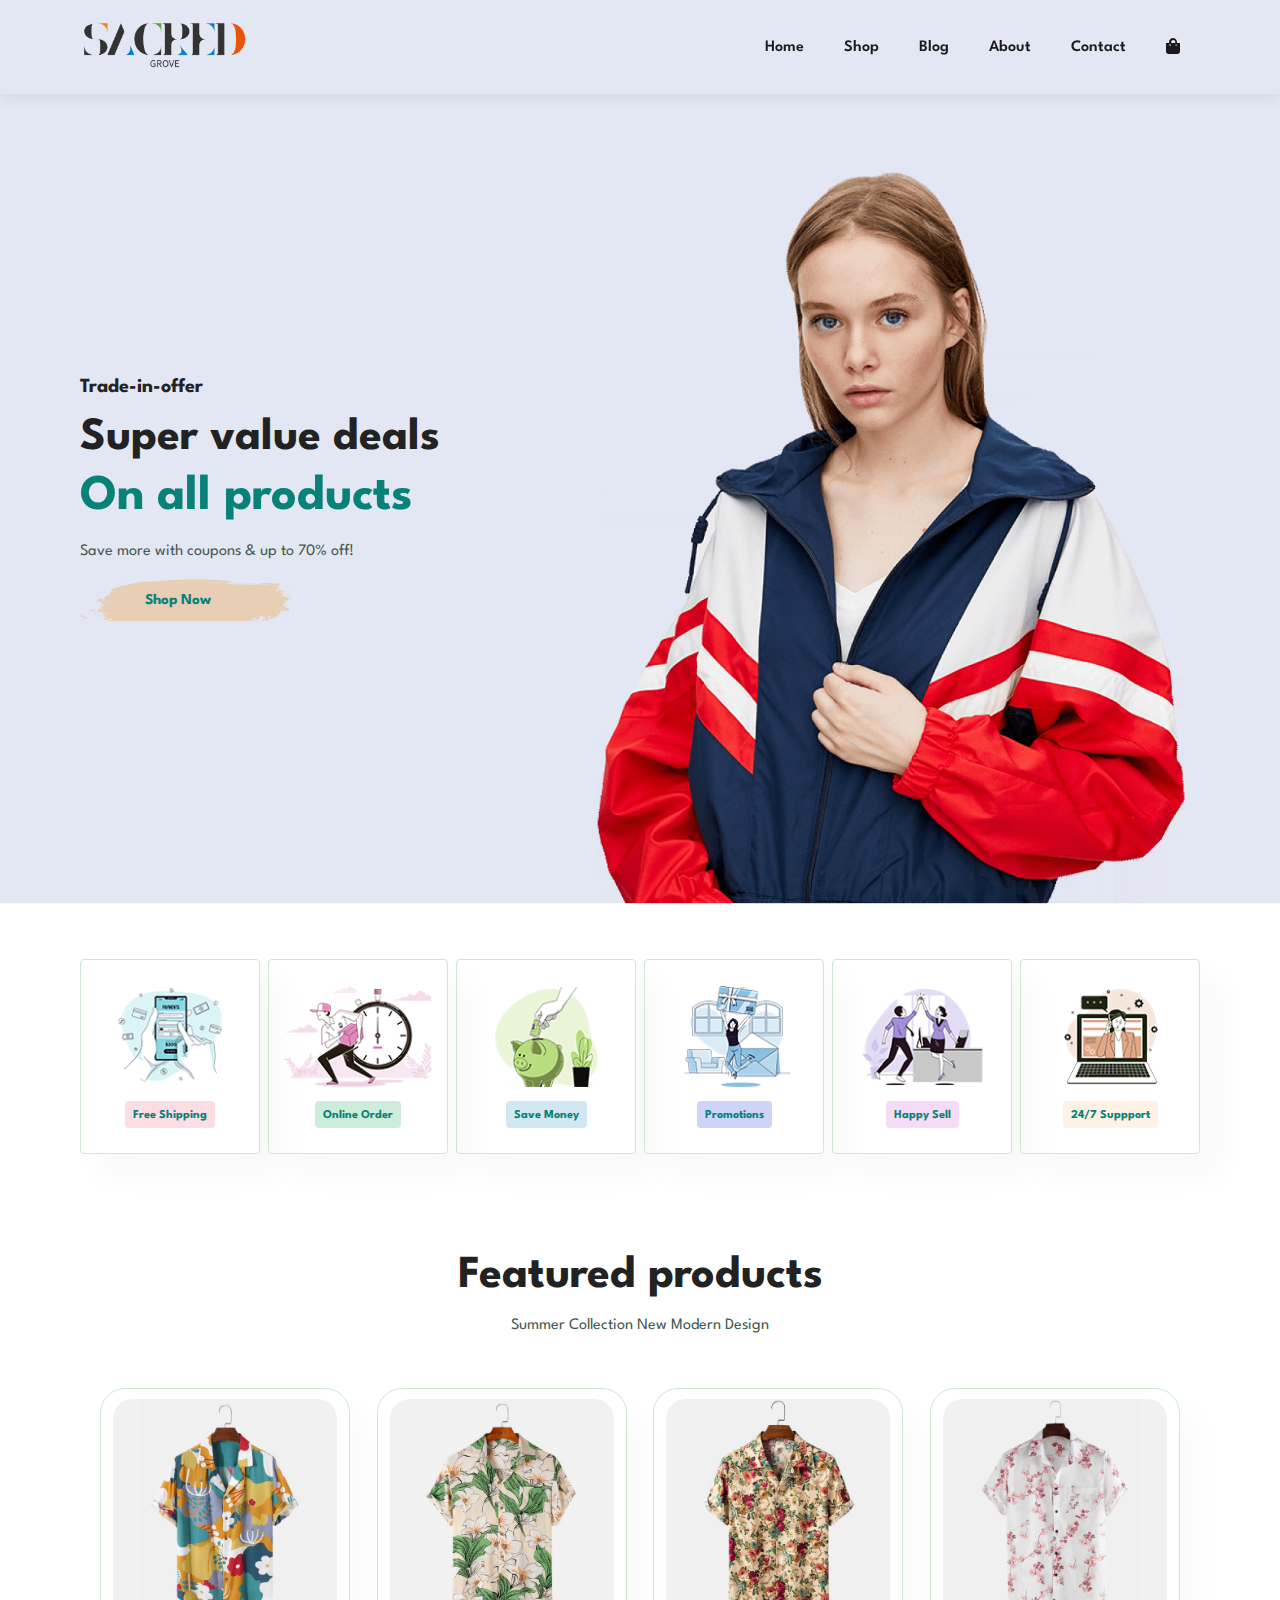
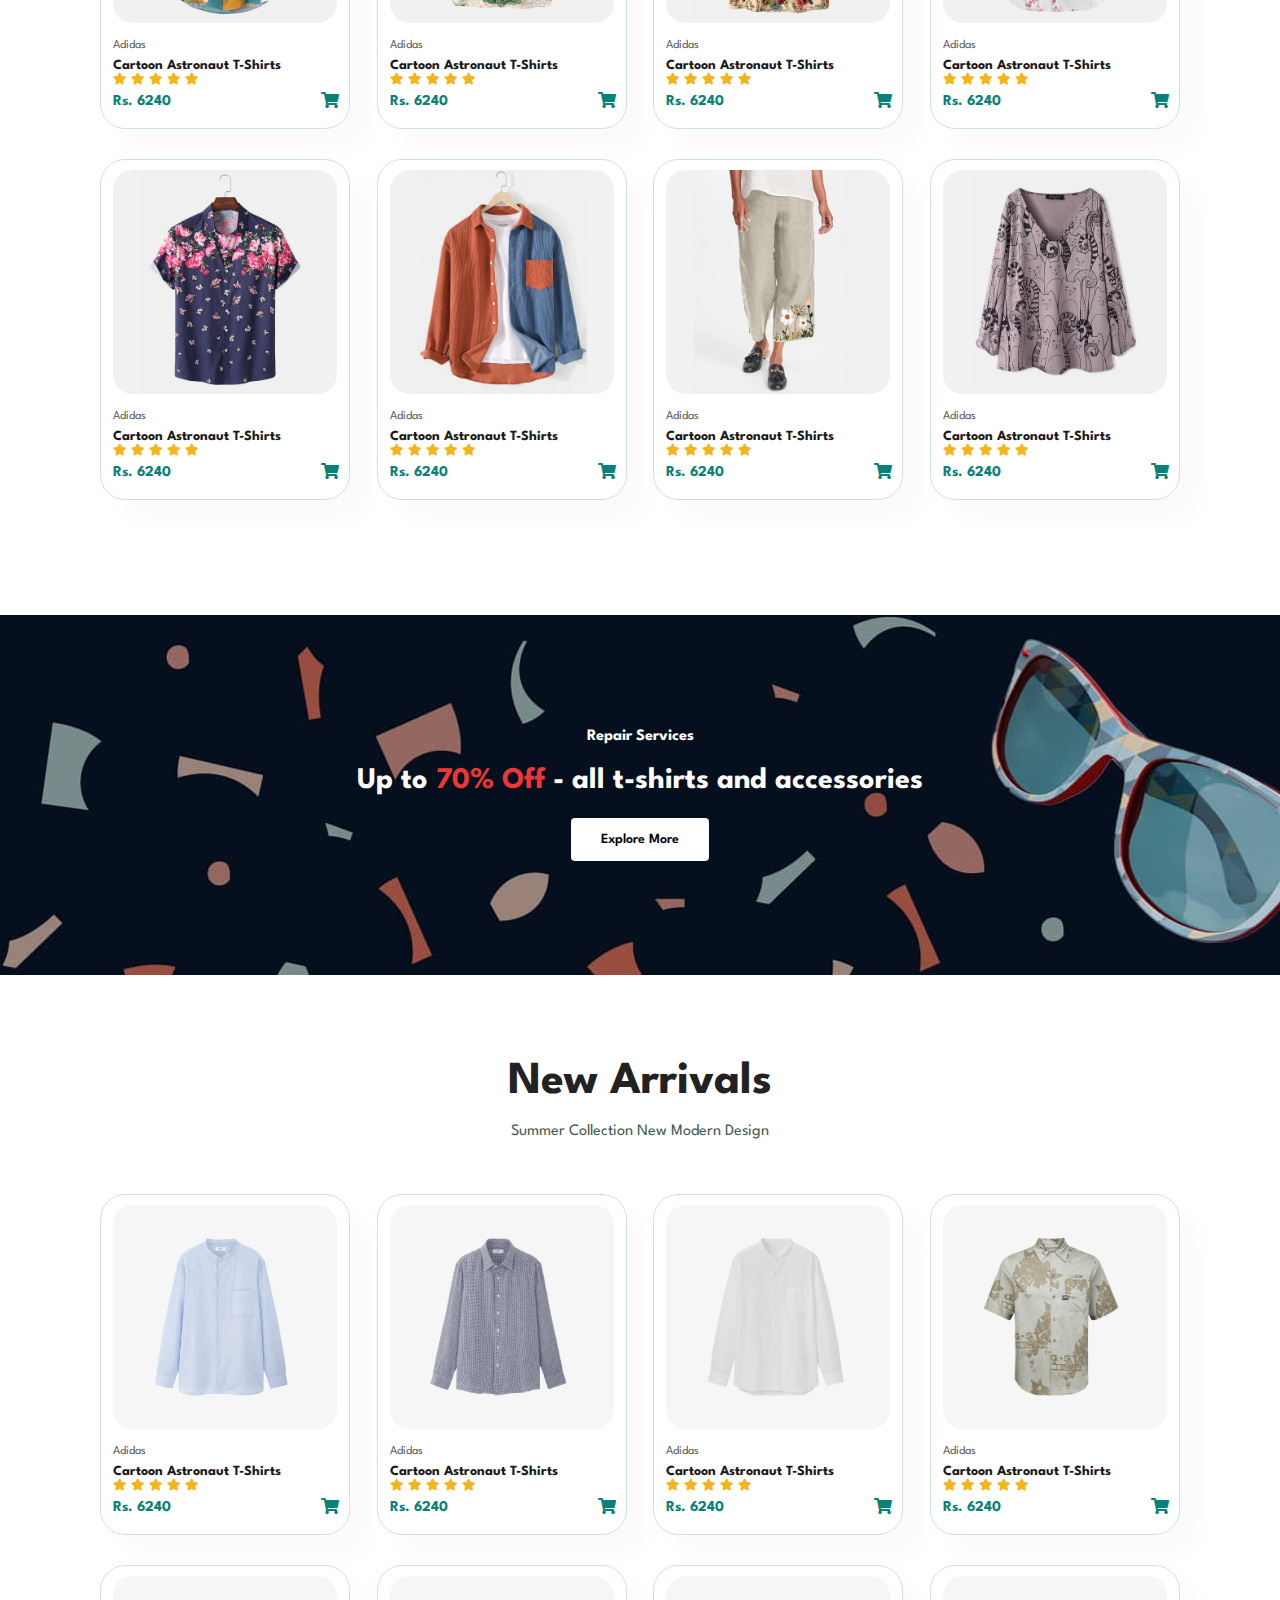
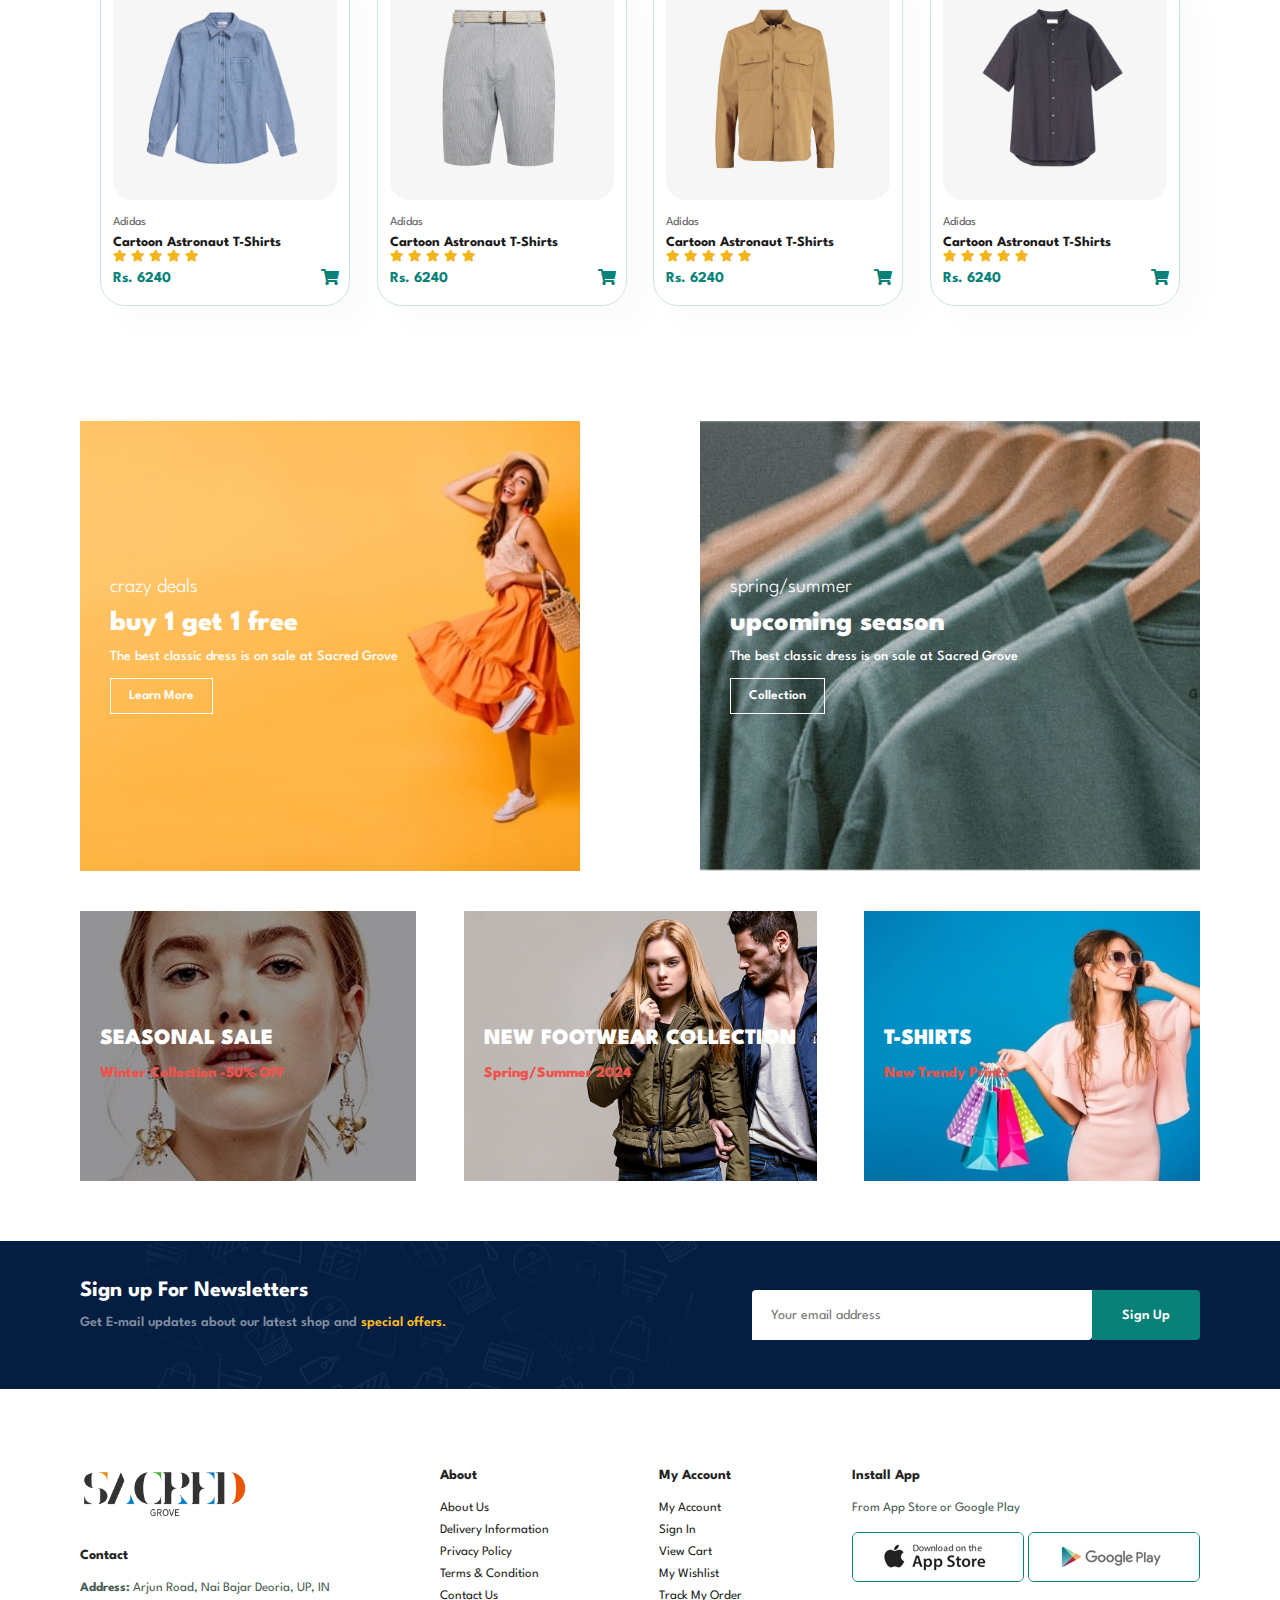
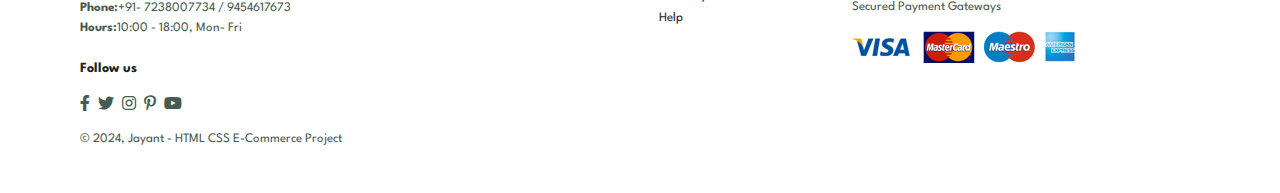
<file: index.html>
<!DOCTYPE html>
<html lang="eng">
    <head>
        <meta charset="UTF-8">
        <meta http-equiv="X-UA-Compatible" content="IE=edge">
        <meta name="viewport" content="width-device-width, initial-scale=1.0">
        <title>Sacred Grove</title>
        <link rel="stylesheet" href="https://use.fontawesome.com/releases/v5.15.4/css/all.css" />
        <link href="style.css" rel="stylesheet">
    </head>

    <body>
        <section id="header">
            <a href="#"><img src="img/logo.png" class="logo" alt=""></a>
            <div>
                <ul id="navbar">
                    <li><a class="acitve" href="index.html">Home</a></li>
                    <li><a href="shop.html">Shop</a></li>
                    <li><a href="blog.html">Blog</a></li>
                    <li><a href="about.html">About</a></li>
                    <li><a href="contact.html">Contact</a></li>
                    <li><a href="cart.html"><i class="fa fa-shopping-bag"></i></a></li>
                </ul>
            </div>
            <div id="mobile">
                <a href="cart.html"><i class="fas fa-shopping-bag"></i></a>
                <i id="bar" class="fas fa-outdent"></i>
            </div>
        </section>

            <section id="hero">
                <h4>Trade-in-offer</h4>
                <h2>Super value deals</h2>
                <h1>On all products</h1>
                <p>Save more with coupons & up to 70% off!</p>
                <button>Shop Now</button>
            </section>

            <section id="feature" class="section-p1">
                <div class="fe-box">
                    <img src="img/features/f1.png" alt="">
                    <h6>Free Shipping</h6>
                </div>
                <div class="fe-box">
                    <img src="img/features/f2.png" alt="">
                    <h6>Online Order</h6>
                </div>
                <div class="fe-box">
                    <img src="img/features/f3.png" alt="">
                    <h6>Save Money</h6>
                </div>
                <div class="fe-box">
                    <img src="img/features/f4.png" alt="">
                    <h6>Promotions</h6>
                </div>
                <div class="fe-box">
                    <img src="img/features/f5.png" alt="">
                    <h6>Happy Sell</h6>
                </div>
                <div class="fe-box">
                    <img src="img/features/f6.png" alt="">
                    <h6>24/7 Suppport</h6>
                </div>
            </section>

            <section id="product1" class="section-p1">
                <h2>Featured products</h2>
                <p>Summer Collection New Modern Design</p>
                <div class="pro-container">
                    <div class="pro">
                        <img src="img/products/f1.jpg" alt="">
                        <div class="des">
                            <span>Adidas</span>
                            <h5>Cartoon Astronaut T-Shirts</h5>
                            <div class="star">
                                <i class="fas fa-star"></i>
                                <i class="fas fa-star"></i>
                                <i class="fas fa-star"></i>
                                <i class="fas fa-star"></i>
                                <i class="fas fa-star"></i>
                            </div>
                            <h4>Rs. 6240</h4>
                        </div>
                        <a href="#"><i class="fas fa-shopping-cart cart"></i></a>
                    </div>
                    <div class="pro">
                        <img src="img/products/f2.jpg" alt="">
                        <div class="des">
                            <span>Adidas</span>
                            <h5>Cartoon Astronaut T-Shirts</h5>
                            <div class="star">
                                <i class="fas fa-star"></i>
                                <i class="fas fa-star"></i>
                                <i class="fas fa-star"></i>
                                <i class="fas fa-star"></i>
                                <i class="fas fa-star"></i>
                            </div>
                            <h4>Rs. 6240</h4>
                        </div>
                        <a href="#"><i class="fas fa-shopping-cart cart"></i></a>
                    </div>
                    <div class="pro">
                        <img src="img/products/f3.jpg" alt="">
                        <div class="des">
                            <span>Adidas</span>
                            <h5>Cartoon Astronaut T-Shirts</h5>
                            <div class="star">
                                <i class="fas fa-star"></i>
                                <i class="fas fa-star"></i>
                                <i class="fas fa-star"></i>
                                <i class="fas fa-star"></i>
                                <i class="fas fa-star"></i>
                            </div>
                            <h4>Rs. 6240</h4>
                        </div>
                        <a href="#"><i class="fas fa-shopping-cart cart"></i></a>
                    </div>
                    <div class="pro">
                        <img src="img/products/f4.jpg" alt="">
                        <div class="des">
                            <span>Adidas</span>
                            <h5>Cartoon Astronaut T-Shirts</h5>
                            <div class="star">
                                <i class="fas fa-star"></i>
                                <i class="fas fa-star"></i>
                                <i class="fas fa-star"></i>
                                <i class="fas fa-star"></i>
                                <i class="fas fa-star"></i>
                            </div>
                            <h4>Rs. 6240</h4>
                        </div>
                        <a href="#"><i class="fas fa-shopping-cart cart"></i></a>
                    </div>
                    <div class="pro">
                        <img src="img/products/f5.jpg" alt="">
                        <div class="des">
                            <span>Adidas</span>
                            <h5>Cartoon Astronaut T-Shirts</h5>
                            <div class="star">
                                <i class="fas fa-star"></i>
                                <i class="fas fa-star"></i>
                                <i class="fas fa-star"></i>
                                <i class="fas fa-star"></i>
                                <i class="fas fa-star"></i>
                            </div>
                            <h4>Rs. 6240</h4>
                        </div>
                        <a href="#"><i class="fas fa-shopping-cart cart"></i></a>
                    </div>
                    <div class="pro">
                        <img src="img/products/f6.jpg" alt="">
                        <div class="des">
                            <span>Adidas</span>
                            <h5>Cartoon Astronaut T-Shirts</h5>
                            <div class="star">
                                <i class="fas fa-star"></i>
                                <i class="fas fa-star"></i>
                                <i class="fas fa-star"></i>
                                <i class="fas fa-star"></i>
                                <i class="fas fa-star"></i>
                            </div>
                            <h4>Rs. 6240</h4>
                        </div>
                        <a href="#"><i class="fas fa-shopping-cart cart"></i></a>
                    </div>
                    <div class="pro">
                        <img src="img/products/f7.jpg" alt="">
                        <div class="des">
                            <span>Adidas</span>
                            <h5>Cartoon Astronaut T-Shirts</h5>
                            <div class="star">
                                <i class="fas fa-star"></i>
                                <i class="fas fa-star"></i>
                                <i class="fas fa-star"></i>
                                <i class="fas fa-star"></i>
                                <i class="fas fa-star"></i>
                            </div>
                            <h4>Rs. 6240</h4>
                        </div>
                        <a href="#"><i class="fas fa-shopping-cart cart"></i></a>
                    </div>
                    <div class="pro">
                        <img src="img/products/f8.jpg" alt="">
                        <div class="des">
                            <span>Adidas</span>
                            <h5>Cartoon Astronaut T-Shirts</h5>
                            <div class="star">
                                <i class="fas fa-star"></i>
                                <i class="fas fa-star"></i>
                                <i class="fas fa-star"></i>
                                <i class="fas fa-star"></i>
                                <i class="fas fa-star"></i>
                            </div>
                            <h4>Rs. 6240</h4>
                        </div>
                        <a href="#"><i class="fas fa-shopping-cart cart"></i></a>
                    </div>
                </div>
            </section>

            <section id="banner" class="section-m1">
                <h4>Repair Services</h4>
                <h2>Up to <span>70% Off</span> - all t-shirts and accessories</h2>
                <button class="normal">Explore More</button>
            </section>

            <section id="product1" class="section-p1">
                <h2>New Arrivals</h2>
                <p>Summer Collection New Modern Design</p>
                <div class="pro-container">
                    <div class="pro">
                        <img src="img/products/n1.jpg" alt="">
                        <div class="des">
                            <span>Adidas</span>
                            <h5>Cartoon Astronaut T-Shirts</h5>
                            <div class="star">
                                <i class="fas fa-star"></i>
                                <i class="fas fa-star"></i>
                                <i class="fas fa-star"></i>
                                <i class="fas fa-star"></i>
                                <i class="fas fa-star"></i>
                            </div>
                            <h4>Rs. 6240</h4>
                        </div>
                        <a href="#"><i class="fas fa-shopping-cart cart"></i></a>
                    </div>
                    <div class="pro">
                        <img src="img/products/n2.jpg" alt="">
                        <div class="des">
                            <span>Adidas</span>
                            <h5>Cartoon Astronaut T-Shirts</h5>
                            <div class="star">
                                <i class="fas fa-star"></i>
                                <i class="fas fa-star"></i>
                                <i class="fas fa-star"></i>
                                <i class="fas fa-star"></i>
                                <i class="fas fa-star"></i>
                            </div>
                            <h4>Rs. 6240</h4>
                        </div>
                        <a href="#"><i class="fas fa-shopping-cart cart"></i></a>
                    </div>
                    <div class="pro">
                        <img src="img/products/n3.jpg" alt="">
                        <div class="des">
                            <span>Adidas</span>
                            <h5>Cartoon Astronaut T-Shirts</h5>
                            <div class="star">
                                <i class="fas fa-star"></i>
                                <i class="fas fa-star"></i>
                                <i class="fas fa-star"></i>
                                <i class="fas fa-star"></i>
                                <i class="fas fa-star"></i>
                            </div>
                            <h4>Rs. 6240</h4>
                        </div>
                        <a href="#"><i class="fas fa-shopping-cart cart"></i></a>
                    </div>
                    <div class="pro">
                        <img src="img/products/n4.jpg" alt="">
                        <div class="des">
                            <span>Adidas</span>
                            <h5>Cartoon Astronaut T-Shirts</h5>
                            <div class="star">
                                <i class="fas fa-star"></i>
                                <i class="fas fa-star"></i>
                                <i class="fas fa-star"></i>
                                <i class="fas fa-star"></i>
                                <i class="fas fa-star"></i>
                            </div>
                            <h4>Rs. 6240</h4>
                        </div>
                        <a href="#"><i class="fas fa-shopping-cart cart"></i></a>
                    </div>
                    <div class="pro">
                        <img src="img/products/n5.jpg" alt="">
                        <div class="des">
                            <span>Adidas</span>
                            <h5>Cartoon Astronaut T-Shirts</h5>
                            <div class="star">
                                <i class="fas fa-star"></i>
                                <i class="fas fa-star"></i>
                                <i class="fas fa-star"></i>
                                <i class="fas fa-star"></i>
                                <i class="fas fa-star"></i>
                            </div>
                            <h4>Rs. 6240</h4>
                        </div>
                        <a href="#"><i class="fas fa-shopping-cart cart"></i></a>
                    </div>
                    <div class="pro">
                        <img src="img/products/n6.jpg" alt="">
                        <div class="des">
                            <span>Adidas</span>
                            <h5>Cartoon Astronaut T-Shirts</h5>
                            <div class="star">
                                <i class="fas fa-star"></i>
                                <i class="fas fa-star"></i>
                                <i class="fas fa-star"></i>
                                <i class="fas fa-star"></i>
                                <i class="fas fa-star"></i>
                            </div>
                            <h4>Rs. 6240</h4>
                        </div>
                        <a href="#"><i class="fas fa-shopping-cart cart"></i></a>
                    </div>
                    <div class="pro">
                        <img src="img/products/n7.jpg" alt="">
                        <div class="des">
                            <span>Adidas</span>
                            <h5>Cartoon Astronaut T-Shirts</h5>
                            <div class="star">
                                <i class="fas fa-star"></i>
                                <i class="fas fa-star"></i>
                                <i class="fas fa-star"></i>
                                <i class="fas fa-star"></i>
                                <i class="fas fa-star"></i>
                            </div>
                            <h4>Rs. 6240</h4>
                        </div>
                        <a href="#"><i class="fas fa-shopping-cart cart"></i></a>
                    </div>
                    <div class="pro">
                        <img src="img/products/n8.jpg" alt="">
                        <div class="des">
                            <span>Adidas</span>
                            <h5>Cartoon Astronaut T-Shirts</h5>
                            <div class="star">
                                <i class="fas fa-star"></i>
                                <i class="fas fa-star"></i>
                                <i class="fas fa-star"></i>
                                <i class="fas fa-star"></i>
                                <i class="fas fa-star"></i>
                            </div>
                            <h4>Rs. 6240</h4>
                        </div>
                        <a href="#"><i class="fas fa-shopping-cart cart"></i></a>
                    </div>
                </div>
            </section>

            <section id="sm-banner" class="section-p1">
                <div class="banner-box">
                    <h4>crazy deals</h4>
                    <h2>buy 1 get 1 free</h2>
                    <span>The best classic dress is on sale at Sacred Grove</span>
                    <button class="white">Learn More</button>
                </div>
                <div class="banner-box banner-box2">
                    <h4>spring/summer</h4>
                    <h2>upcoming season</h2>
                    <span>The best classic dress is on sale at Sacred Grove</span>
                    <button class="white">Collection</button>
                </div>
            </section>

            <section id="banner3">
                <div class="banner-box">
                    <h2>SEASONAL SALE</h2>
                    <h3>Winter Collection -50% OFF</h3>
                </div>
                <div class="banner-box banner-box2">
                    <h2>NEW FOOTWEAR COLLECTION</h2>
                    <h3>Spring/Summer 2024</h3>
                </div>
                <div class="banner-box banner-box3">
                    <h2>T-SHIRTS</h2>
                    <h3>New Trendy Prints</h3>
                </div>
            </section>

            <section id="newsletter" class="section-p1 section-m1">
                <div class="newstext">
                    <h4>Sign up For Newsletters</h4>
                    <p>Get E-mail updates about our latest shop and <span>special offers.</span></p>
                </div>
                <div class="form">
                    <input type="text" placeholder="Your email address">
                    <button class="normal">Sign Up</button>
                </div>
            </section>

            <footer class="section-p1">
                <div class="col">
                    <img class="logo" src="img/logo.png" alt="">
                    <h4>Contact</h4>
                    <p><strong>Address:</strong> Arjun Road, Nai Bajar Deoria, UP, IN</p>
                    <p><strong>Phone:</strong>+91- 7238007734 / 9454617673</p>
                    <p><strong>Hours:</strong>10:00 - 18:00, Mon- Fri</p>
                    <div class="follow">
                        <h4>Follow us</h4>
                        <div class="icon">
                            <i class="fab fa-facebook-f"></i>
                            <i class="fab fa-twitter"></i>
                            <i class="fab fa-instagram"></i>
                            <i class="fab fa-pinterest-p"></i>
                            <i class="fab fa-youtube"></i>
                        </div>
                    </div>
                </div>
                <div class="col">
                    <h4>About</h4>
                    <a href="#">About Us</a>
                    <a href="#">Delivery Information</a>
                    <a href="#">Privacy Policy</a>
                    <a href="#">Terms & Condition</a>
                    <a href="#">Contact Us</a>
                </div>

                <div class="col">
                    <h4>My Account</h4>
                    <a href="#">My Account</a>
                    <a href="#">Sign In</a>
                    <a href="#">View Cart</a>
                    <a href="#">My Wishlist</a>
                    <a href="#">Track My Order</a>
                    <a href="#">Help</a>
                </div>

                <div class="col install">
                    <h4>Install App</h4>
                    <p>From App Store or Google Play</p>
                    <div class="row">
                        <img src="img/pay/app.jpg" alt="">
                        <img src="img/pay/play.jpg" alt="">
                    </div>
                    <p>Secured Payment Gateways</p>
                    <img src="img/pay/pay.png" alt="">
                </div>

                <div class="copyright"></div>
                <p>© 2024, Jayant - HTML CSS E-Commerce Project</p>
            </footer>

        <script src="script.js"></script>
    </body>

</html>
</file>
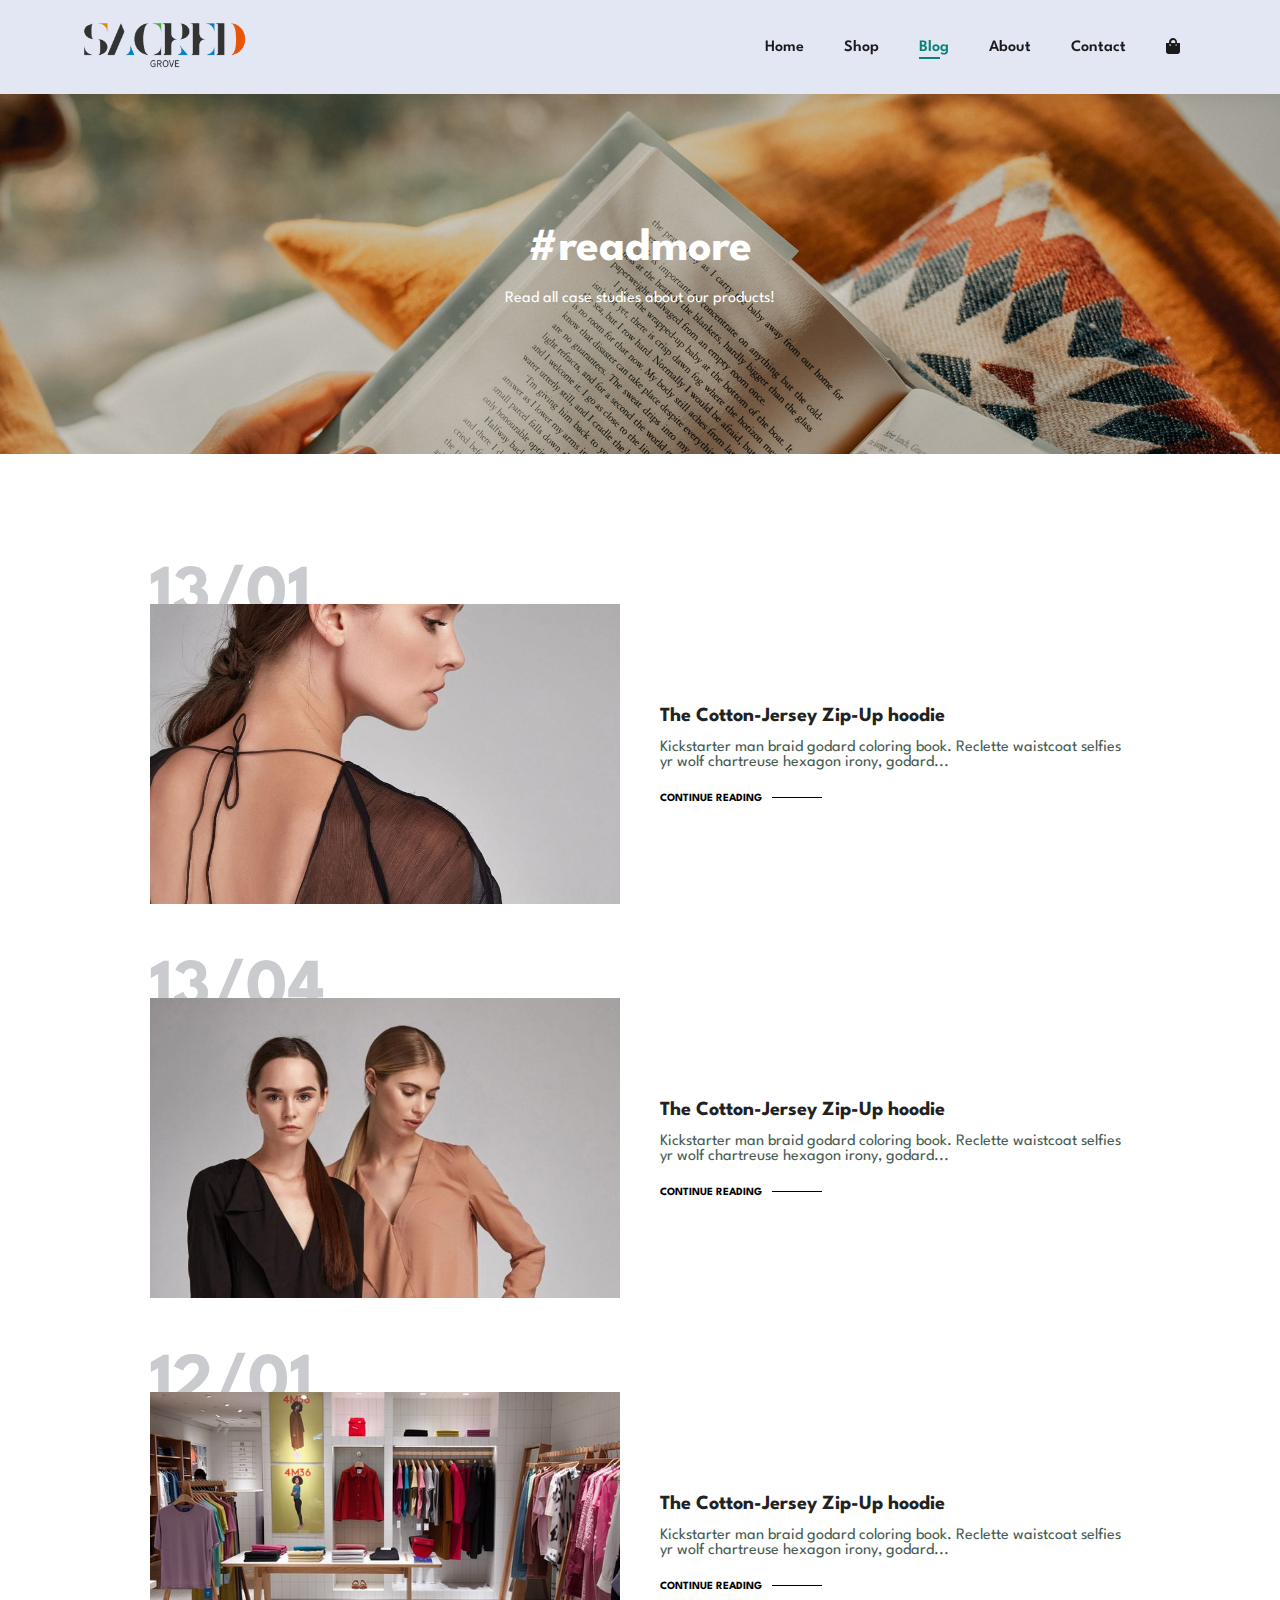
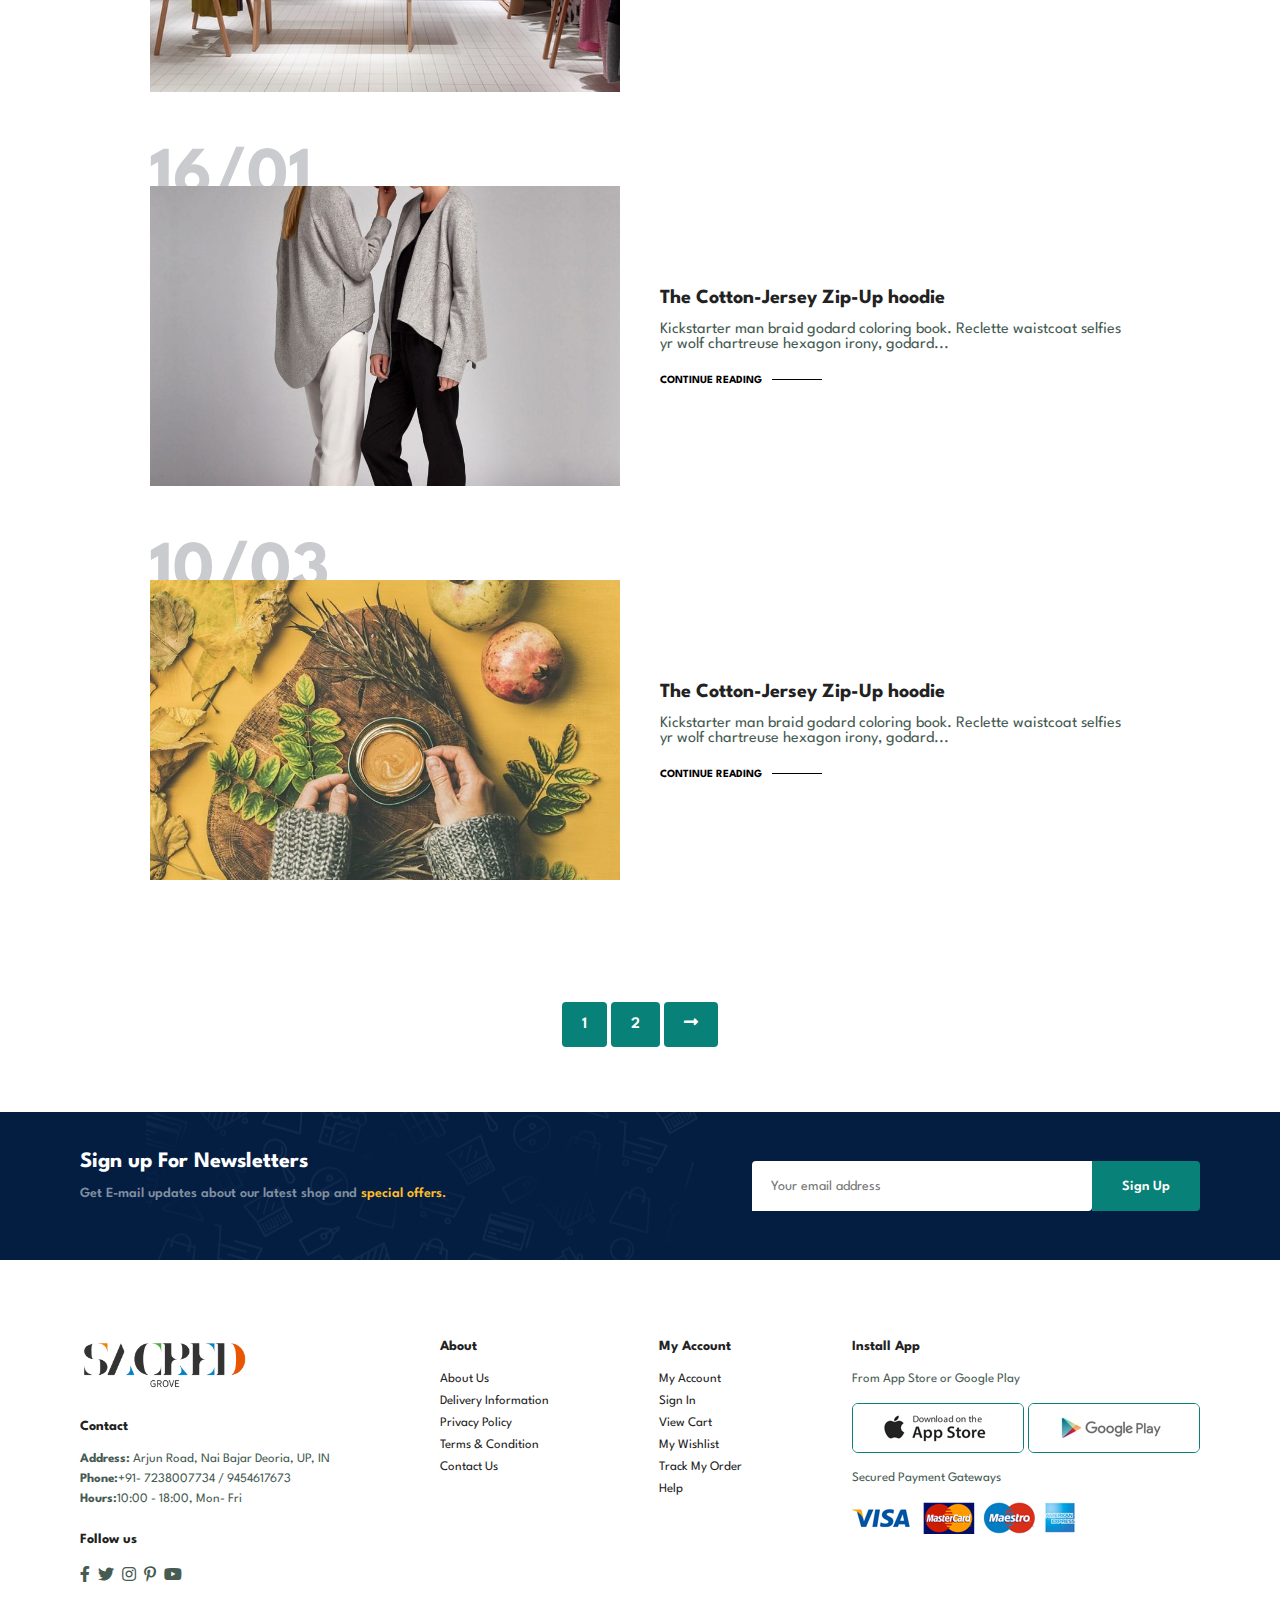
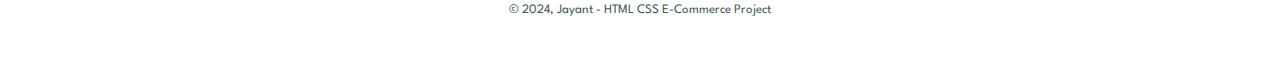
<file: blog.html>
<!DOCTYPE html>
<html lang="eng">
    <head>
        <meta charset="UTF-8">
        <meta http-equiv="X-UA-Compatible" content="IE=edge">
        <meta name="viewport" content="width-device-width, initial-scale=1.0">
        <title>Sacred Grove</title>
        <link rel="stylesheet" href="https://use.fontawesome.com/releases/v5.15.4/css/all.css" />
        <link href="style.css" rel="stylesheet">
    </head>

    <body>
        <section id="header">
            <a href="#"><img src="img/logo.png" class="logo" alt=""></a>
            <div>
                <ul id="navbar">
                    <li><a href="index.html">Home</a></li>
                    <li><a href="shop.html">Shop</a></li>
                    <li><a class="active" href="blog.html">Blog</a></li>
                    <li><a href="about.html">About</a></li>
                    <li><a href="contact.html">Contact</a></li>
                    <li id="lg-bag"><a href="cart.html"><i class="fa fa-shopping-bag"></i></a></li>
                    <a href="#" id="close"><i class="fas fa-times"></i></a>
                </ul>
            </div>
            <div id="mobile">
                <a href="cart.html"><i class="fas fa-shopping-bag"></i></a>
                <i id="bar" class="fas fa-outdent"></i>
            </div>
        </section>

            <section id="page-header" class="blog-header">
                <h2>#readmore</h2>
                <p>Read all case studies about our products!</p>
            </section>

            <section id="blog">
                <div class="blog-box">
                    <div class="blog-img">
                        <img src="img/blog/b1.jpg" alt="">
                    </div>
                    <div class="blog-details">
                        <h4>The Cotton-Jersey Zip-Up hoodie</h4>
                        <p>Kickstarter man braid godard coloring book. Reclette waistcoat selfies yr wolf chartreuse hexagon irony, godard...</p>
                        <a href="#">CONTINUE READING</a>
                    </div>
                    <h1>13/01</h1>
                </div>
                <div class="blog-box">
                    <div class="blog-img">
                        <img src="img/blog/b2.jpg" alt="">
                    </div>
                    <div class="blog-details">
                        <h4>The Cotton-Jersey Zip-Up hoodie</h4>
                        <p>Kickstarter man braid godard coloring book. Reclette waistcoat selfies yr wolf chartreuse hexagon irony, godard...</p>
                        <a href="#">CONTINUE READING</a>
                    </div>
                    <h1>13/04</h1>
                </div>
                <div class="blog-box">
                    <div class="blog-img">
                        <img src="img/blog/b3.jpg" alt="">
                    </div>
                    <div class="blog-details">
                        <h4>The Cotton-Jersey Zip-Up hoodie</h4>
                        <p>Kickstarter man braid godard coloring book. Reclette waistcoat selfies yr wolf chartreuse hexagon irony, godard...</p>
                        <a href="#">CONTINUE READING</a>
                    </div>
                    <h1>12/01</h1>
                </div>
                <div class="blog-box">
                    <div class="blog-img">
                        <img src="img/blog/b4.jpg" alt="">
                    </div>
                    <div class="blog-details">
                        <h4>The Cotton-Jersey Zip-Up hoodie</h4>
                        <p>Kickstarter man braid godard coloring book. Reclette waistcoat selfies yr wolf chartreuse hexagon irony, godard...</p>
                        <a href="#">CONTINUE READING</a>
                    </div>
                    <h1>16/01</h1>
                </div>
                <div class="blog-box">
                    <div class="blog-img">
                        <img src="img/blog/b6.jpg" alt="">
                    </div>
                    <div class="blog-details">
                        <h4>The Cotton-Jersey Zip-Up hoodie</h4>
                        <p>Kickstarter man braid godard coloring book. Reclette waistcoat selfies yr wolf chartreuse hexagon irony, godard...</p>
                        <a href="#">CONTINUE READING</a>
                    </div>
                    <h1>10/03</h1>
                </div>
            </section>

            <section id="pagination" class="section-p1">
                <a href="#">1</a>
                <a href="#">2</a>
                <a href="#"><i class="fa fa-long-arrow-alt-right"></i></a>
            </section>

            <section id="newsletter" class="section-p1 section-m1">
                <div class="newstext">
                    <h4>Sign up For Newsletters</h4>
                    <p>Get E-mail updates about our latest shop and <span>special offers.</span></p>
                </div>
                <div class="form">
                    <input type="text" placeholder="Your email address">
                    <button class="normal">Sign Up</button>
                </div>
            </section>

            <footer class="section-p1">
                <div class="col">
                    <img class="logo" src="img/logo.png" alt="">
                    <h4>Contact</h4>
                    <p><strong>Address:</strong> Arjun Road, Nai Bajar Deoria, UP, IN</p>
                    <p><strong>Phone:</strong>+91- 7238007734 / 9454617673</p>
                    <p><strong>Hours:</strong>10:00 - 18:00, Mon- Fri</p>
                    <div class="follow">
                        <h4>Follow us</h4>
                        <div class="icon">
                            <i class="fab fa-facebook-f"></i>
                            <i class="fab fa-twitter"></i>
                            <i class="fab fa-instagram"></i>
                            <i class="fab fa-pinterest-p"></i>
                            <i class="fab fa-youtube"></i>
                        </div>
                    </div>
                </div>
                <div class="col">
                    <h4>About</h4>
                    <a href="#">About Us</a>
                    <a href="#">Delivery Information</a>
                    <a href="#">Privacy Policy</a>
                    <a href="#">Terms & Condition</a>
                    <a href="#">Contact Us</a>
                </div>

                <div class="col">
                    <h4>My Account</h4>
                    <a href="#">My Account</a>
                    <a href="#">Sign In</a>
                    <a href="#">View Cart</a>
                    <a href="#">My Wishlist</a>
                    <a href="#">Track My Order</a>
                    <a href="#">Help</a>
                </div>

                <div class="col install">
                    <h4>Install App</h4>
                    <p>From App Store or Google Play</p>
                    <div class="row">
                        <img src="img/pay/app.jpg" alt="">
                        <img src="img/pay/play.jpg" alt="">
                    </div>
                    <p>Secured Payment Gateways</p>
                    <img src="img/pay/pay.png" alt="">
                </div>

                <div class="copyright">
                    <p>© 2024, Jayant - HTML CSS E-Commerce Project</p>
                </div>
            </footer>

        <script src="script.js"></script>
    </body>

</html>
</file>
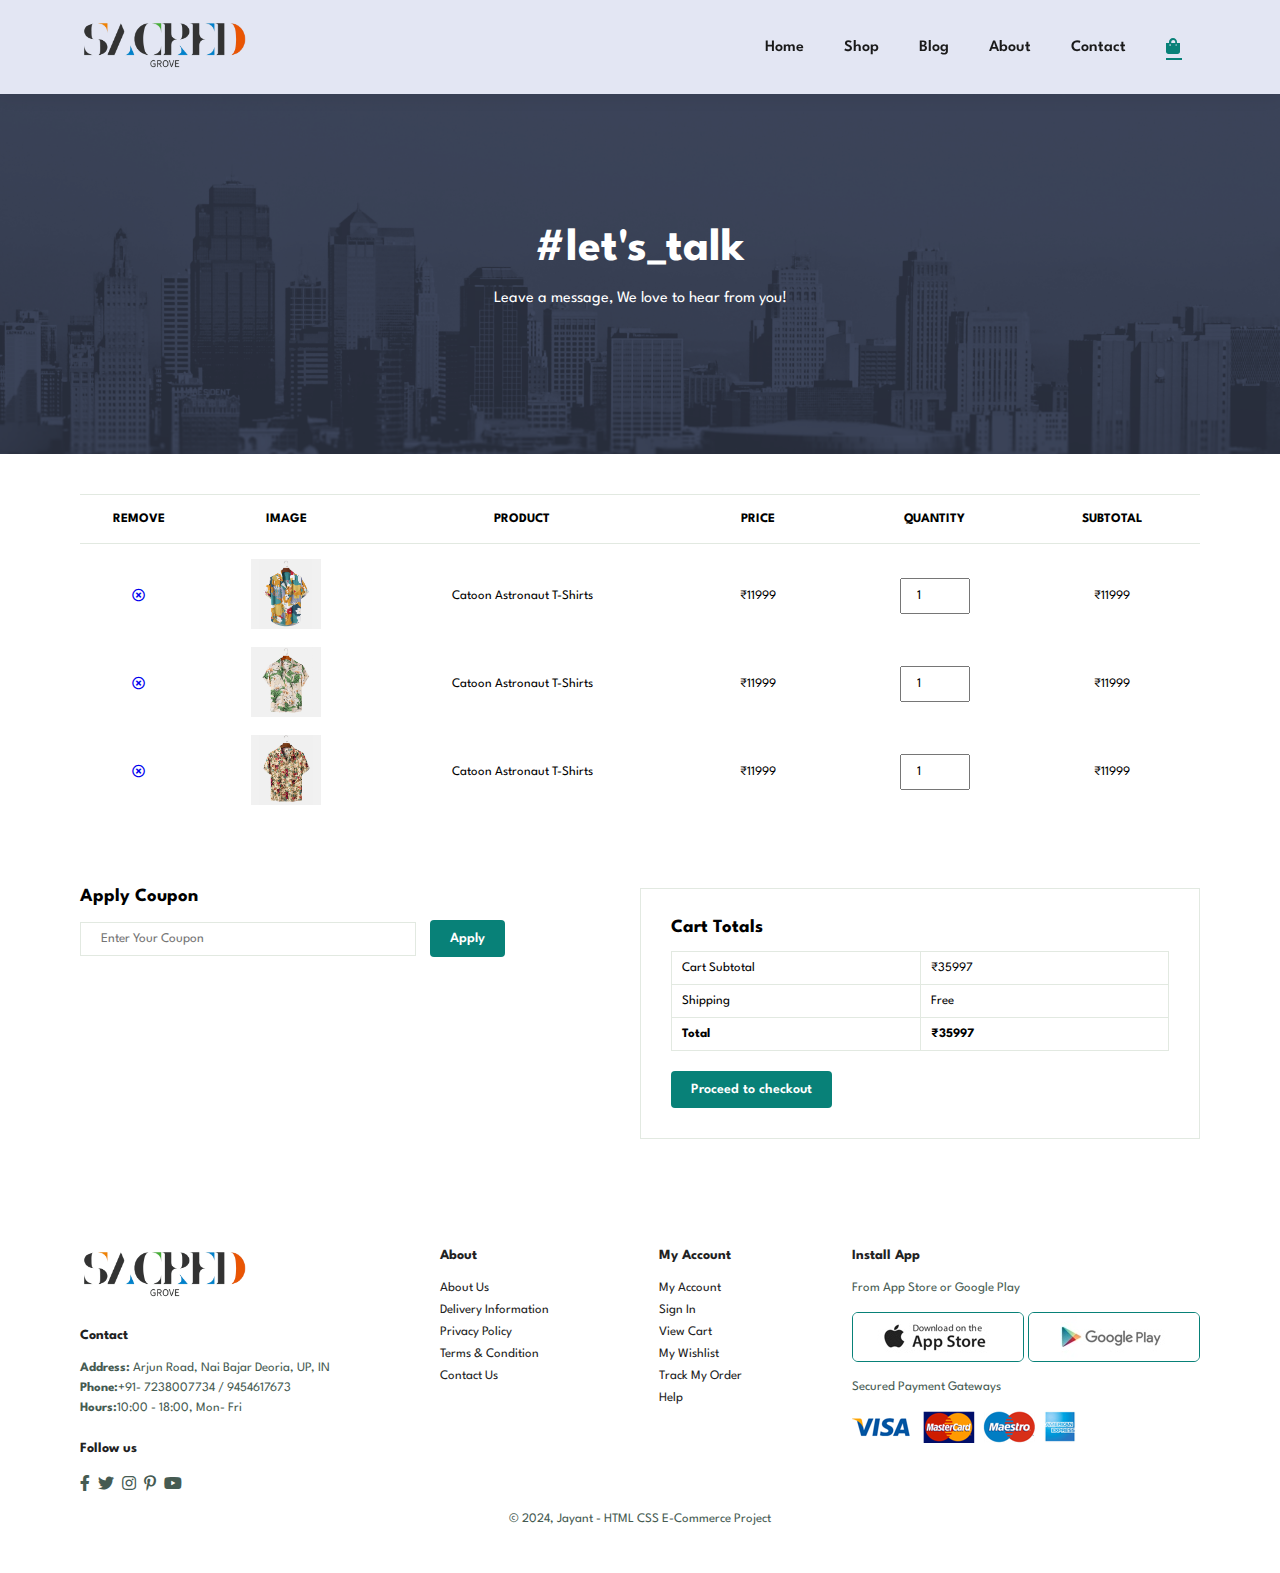
<file: cart.html>
<!DOCTYPE html>
<html lang="eng">
    <head>
        <meta charset="UTF-8">
        <meta http-equiv="X-UA-Compatible" content="IE=edge">
        <meta name="viewport" content="width-device-width, initial-scale=1.0">
        <title>Sacred Grove</title>
        <link rel="stylesheet" href="https://use.fontawesome.com/releases/v5.15.4/css/all.css" />
        <link href="style.css" rel="stylesheet">
    </head>

    <body>
        <section id="header">
            <a href="#"><img src="img/logo.png" class="logo" alt=""></a>
            <div>
                <ul id="navbar">
                    <li><a href="index.html">Home</a></li>
                    <li><a href="shop.html">Shop</a></li>
                    <li><a href="blog.html">Blog</a></li>
                    <li><a href="about.html">About</a></li>
                    <li><a href="contact.html">Contact</a></li>
                    <li id="lg-bag"><a class="active" href="cart.html"><i class="fa fa-shopping-bag"></i></a></li>
                    <a href="#" id="close"><i class="fas fa-times"></i></a>
                </ul>
            </div>
            <div id="mobile">
                <a href="cart.html"><i class="fas fa-shopping-bag"></i></a>
                <i id="bar" class="fas fa-outdent"></i>
            </div>
        </section>

            <section id="page-header" class="about-header">
                <h2>#let's_talk</h2>
                <p>Leave a message, We love to hear from you!</p>
            </section>

            <section id="cart" class="section-p1">
                <table width="100%">
                    <thead>
                        <tr>
                            <td>Remove</td>
                            <td>Image</td>
                            <td>Product</td>
                            <td>Price</td>
                            <td>Quantity</td>
                            <td>Subtotal</td>
                        </tr>
                    </thead>
                    <tbody>
                        <tr>
                            <td><a href="#"><i class="far fa-times-circle"></i></a></td>
                            <td><img src="img/products/f1.jpg" alt=""></td>
                            <td>Catoon Astronaut T-Shirts</td>
                            <td>₹11999</td>
                            <td><input type="number" value="1"></td>
                            <td>₹11999</td>
                        </tr>
                        <tr>
                            <td><a href="#"><i class="far fa-times-circle"></i></a></td>
                            <td><img src="img/products/f2.jpg" alt=""></td>
                            <td>Catoon Astronaut T-Shirts</td>
                            <td>₹11999</td>
                            <td><input type="number" value="1"></td>
                            <td>₹11999</td>
                        </tr>
                        <tr>
                            <td><a href="#"><i class="far fa-times-circle"></i></a></td>
                            <td><img src="img/products/f3.jpg" alt=""></td>
                            <td>Catoon Astronaut T-Shirts</td>
                            <td>₹11999</td>
                            <td><input type="number" value="1"></td>
                            <td>₹11999</td>
                        </tr>
                    </tbody>
                </table>
            </section>

            <section id="cart-add" class="section-p1">
                <div id="coupon">
                    <h3>Apply Coupon</h3>
                    <div>
                        <input type="text" placeholder="Enter Your Coupon">
                        <button class="normal">Apply</button>
                    </div>
                </div>

                <div id="subtotal">
                    <h3>Cart Totals</h3>
                    <table>
                        <tr>
                            <td>Cart Subtotal</td>
                            <td>₹35997</td>
                        </tr>
                        <tr>
                            <td>Shipping</td>
                            <td>Free</td>
                        </tr>
                        <tr>
                            <td><strong>Total</strong></td>
                            <td><strong>₹35997</strong></td>
                        </tr>
                    </table>
                    <button class="normal">Proceed to checkout</button>
                </div>
            </section>

            <footer class="section-p1">
                <div class="col">
                    <img class="logo" src="img/logo.png" alt="">
                    <h4>Contact</h4>
                    <p><strong>Address:</strong> Arjun Road, Nai Bajar Deoria, UP, IN</p>
                    <p><strong>Phone:</strong>+91- 7238007734 / 9454617673</p>
                    <p><strong>Hours:</strong>10:00 - 18:00, Mon- Fri</p>
                    <div class="follow">
                        <h4>Follow us</h4>
                        <div class="icon">
                            <i class="fab fa-facebook-f"></i>
                            <i class="fab fa-twitter"></i>
                            <i class="fab fa-instagram"></i>
                            <i class="fab fa-pinterest-p"></i>
                            <i class="fab fa-youtube"></i>
                        </div>
                    </div>
                </div>
                <div class="col">
                    <h4>About</h4>
                    <a href="#">About Us</a>
                    <a href="#">Delivery Information</a>
                    <a href="#">Privacy Policy</a>
                    <a href="#">Terms & Condition</a>
                    <a href="#">Contact Us</a>
                </div>

                <div class="col">
                    <h4>My Account</h4>
                    <a href="#">My Account</a>
                    <a href="#">Sign In</a>
                    <a href="#">View Cart</a>
                    <a href="#">My Wishlist</a>
                    <a href="#">Track My Order</a>
                    <a href="#">Help</a>
                </div>

                <div class="col install">
                    <h4>Install App</h4>
                    <p>From App Store or Google Play</p>
                    <div class="row">
                        <img src="img/pay/app.jpg" alt="">
                        <img src="img/pay/play.jpg" alt="">
                    </div>
                    <p>Secured Payment Gateways</p>
                    <img src="img/pay/pay.png" alt="">
                </div>

                <div class="copyright">
                    <p>© 2024, Jayant - HTML CSS E-Commerce Project</p>
                </div>
            </footer>

        <script src="script.js"></script>
    </body>

</html>
</file>
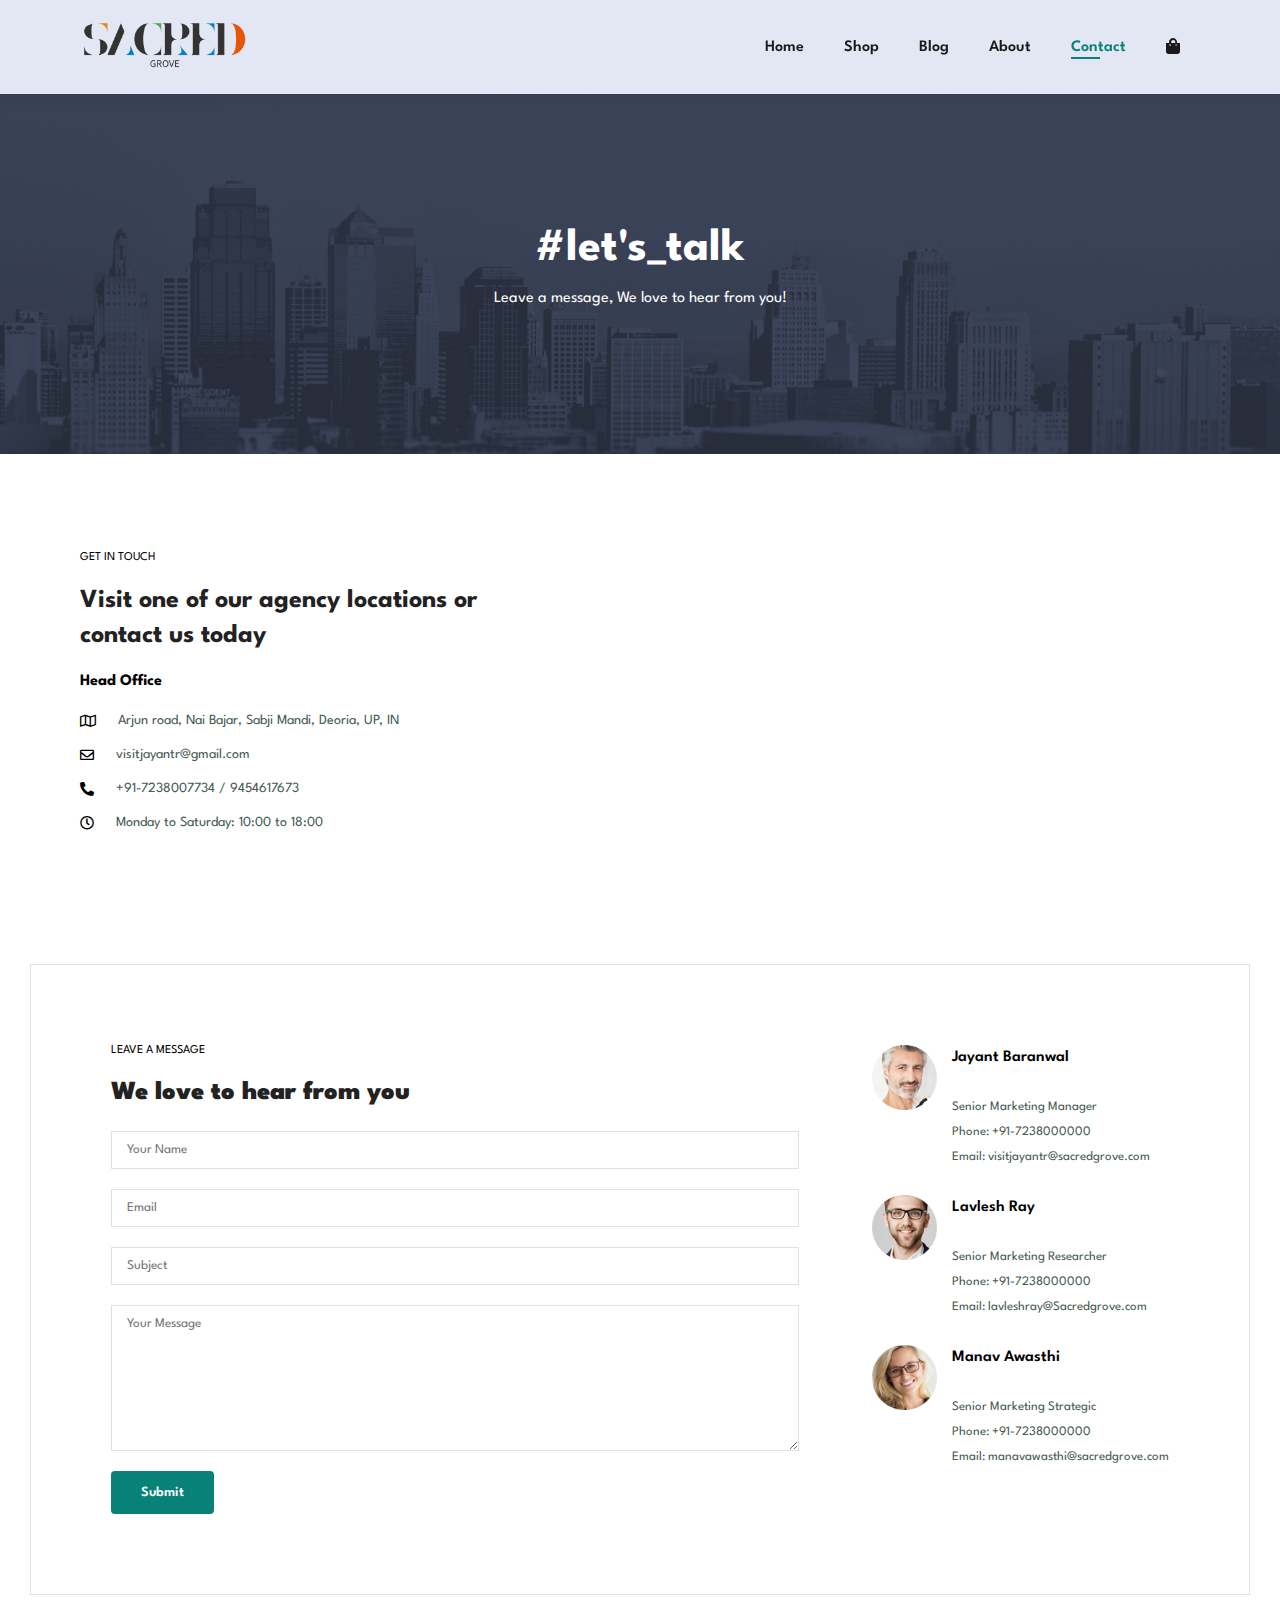
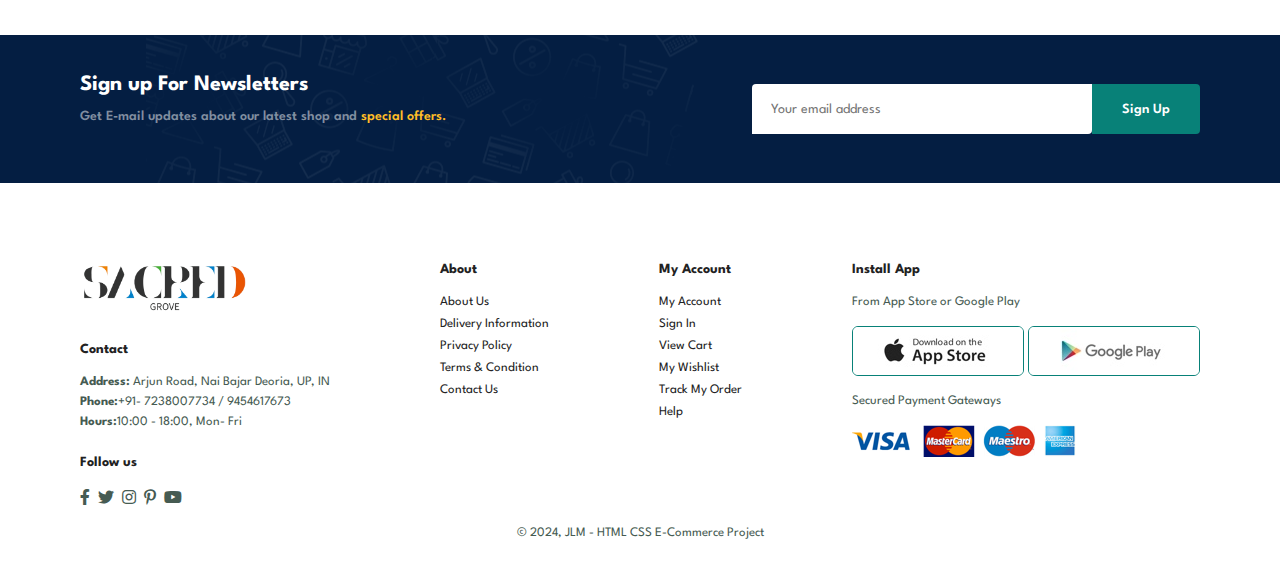
<file: contact.html>
<!DOCTYPE html>
<html lang="eng">
    <head>
        <meta charset="UTF-8">
        <meta http-equiv="X-UA-Compatible" content="IE=edge">
        <meta name="viewport" content="width-device-width, initial-scale=1.0">
        <title>Sacred Grove</title>
        <link rel="stylesheet" href="https://use.fontawesome.com/releases/v5.15.4/css/all.css" />
        <link href="style.css" rel="stylesheet">
    </head>

    <body>
        <section id="header">
            <a href="#"><img src="img/logo.png" class="logo" alt=""></a>
            <div>
                <ul id="navbar">
                    <li><a href="index.html">Home</a></li>
                    <li><a href="shop.html">Shop</a></li>
                    <li><a href="blog.html">Blog</a></li>
                    <li><a href="about.html">About</a></li>
                    <li><a class="active" href="contact.html">Contact</a></li>
                    <li id="lg-bag"><a href="cart.html"><i class="fa fa-shopping-bag"></i></a></li>
                    <a href="#" id="close"><i class="fas fa-times"></i></a>
                </ul>
            </div>
            <div id="mobile">
                <a href="cart.html"><i class="fas fa-shopping-bag"></i></a>
                <i id="bar" class="fas fa-outdent"></i>
            </div>
        </section>

            <section id="page-header" class="about-header">
                <h2>#let's_talk</h2>
                <p>Leave a message, We love to hear from you!</p>
            </section>

           <section id="contact-details" class="section-p1">
            <div class="details">
                <span>GET IN TOUCH</span>
                <h2>Visit one of our agency locations or contact us today</h2>
                <h3>Head Office</h3>
                <div>
                    <li>
                        <i class="far fa-map"></i>
                        <p>Arjun road, Nai Bajar, Sabji Mandi, Deoria, UP, IN</p>
                    </li>
                    <li>
                        <i class="far fa-envelope"></i>
                        <p>visitjayantr@gmail.com</p>
                    </li>
                    <li>
                        <i class="fa fa-phone-alt"></i>
                        <p>+91-7238007734 / 9454617673</p>
                    </li>
                    <li>
                        <i class="far fa-clock"></i>
                        <p>Monday to Saturday: 10:00 to 18:00 </p>
                    </li>
                </div>
             </div>
                <div class="map">
                <iframe src="https://www.google.com/maps/embed?pb=!1m18!1m12!1m3!1d446.3165603132206!2d83.78365048108816!3d26.50299389999999!2m3!1f0!2f0!3f0!3m2!1i1024!2i768!4f13.1!3m3!1m2!1s0x3993c516010e399f%3A0x679c4fa060d96cc!2sMankamna%20Jewellers%20and%20Bankers!5e0!3m2!1sen!2sin!4v1728721633836!5m2!1sen!2sin" width="600" height="450" style="border:0;" allowfullscreen="" loading="lazy"></iframe>
                </div>
            </section>

            <section id="form-details">
                <form action="">
                    <span>LEAVE A MESSAGE</span>
                    <h2><strong>We love to hear from you</strong></h2>
                    <input type="text" placeholder="Your Name">
                    <input type="text" placeholder="Email">
                    <input type="text" placeholder="Subject">
                    <textarea name="" id="" cols="30" rows="10" placeholder="Your Message"></textarea>
                    <button class="normal">Submit</button>
                </form>

                <div class="people">
                    <div>
                        <img src="img/people/1.png" alt="">
                        <p><span>Jayant Baranwal</span> <br> Senior Marketing Manager <br> Phone: +91-7238000000 <br> Email: visitjayantr@sacredgrove.com </p>
                    </div>
                    <div>
                        <img src="img/people/2.png" alt="">
                        <p><span>Lavlesh Ray</span> <br> Senior Marketing Researcher <br> Phone: +91-7238000000 <br> Email: lavleshray@Sacredgrove.com </p>
                    </div>
                    <div>
                        <img src="img/people/3.png" alt="">
                        <p><span>Manav Awasthi</span> <br> Senior Marketing Strategic <br> Phone: +91-7238000000 <br> Email: manavawasthi@sacredgrove.com </p>
                    </div>
                </div>
            </section>

        <section id="newsletter" class="section-p1 section-m1">
            <div class="newstext">
                <h4>Sign up For Newsletters</h4>
                <p>Get E-mail updates about our latest shop and <span>special offers.</span></p>
            </div>
            <div class="form">
                <input type="text" placeholder="Your email address">
                <button class="normal">Sign Up</button>
            </div>
        </section>

            <footer class="section-p1">
                <div class="col">
                    <img class="logo" src="img/logo.png" alt="">
                    <h4>Contact</h4>
                    <p><strong>Address:</strong> Arjun Road, Nai Bajar Deoria, UP, IN</p>
                    <p><strong>Phone:</strong>+91- 7238007734 / 9454617673</p>
                    <p><strong>Hours:</strong>10:00 - 18:00, Mon- Fri</p>
                    <div class="follow">
                        <h4>Follow us</h4>
                        <div class="icon">
                            <i class="fab fa-facebook-f"></i>
                            <i class="fab fa-twitter"></i>
                            <i class="fab fa-instagram"></i>
                            <i class="fab fa-pinterest-p"></i>
                            <i class="fab fa-youtube"></i>
                        </div>
                    </div>
                </div>
                <div class="col">
                    <h4>About</h4>
                    <a href="#">About Us</a>
                    <a href="#">Delivery Information</a>
                    <a href="#">Privacy Policy</a>
                    <a href="#">Terms & Condition</a>
                    <a href="#">Contact Us</a>
                </div>

                <div class="col">
                    <h4>My Account</h4>
                    <a href="#">My Account</a>
                    <a href="#">Sign In</a>
                    <a href="#">View Cart</a>
                    <a href="#">My Wishlist</a>
                    <a href="#">Track My Order</a>
                    <a href="#">Help</a>
                </div>

                <div class="col install">
                    <h4>Install App</h4>
                    <p>From App Store or Google Play</p>
                    <div class="row">
                        <img src="img/pay/app.jpg" alt="">
                        <img src="img/pay/play.jpg" alt="">
                    </div>
                    <p>Secured Payment Gateways</p>
                    <img src="img/pay/pay.png" alt="">
                </div>

                <div class="copyright">
                    <p>© 2024, JLM - HTML CSS E-Commerce Project</p>
                </div>
            </footer>

        <script src="script.js"></script>
    </body>

</html>
</file>
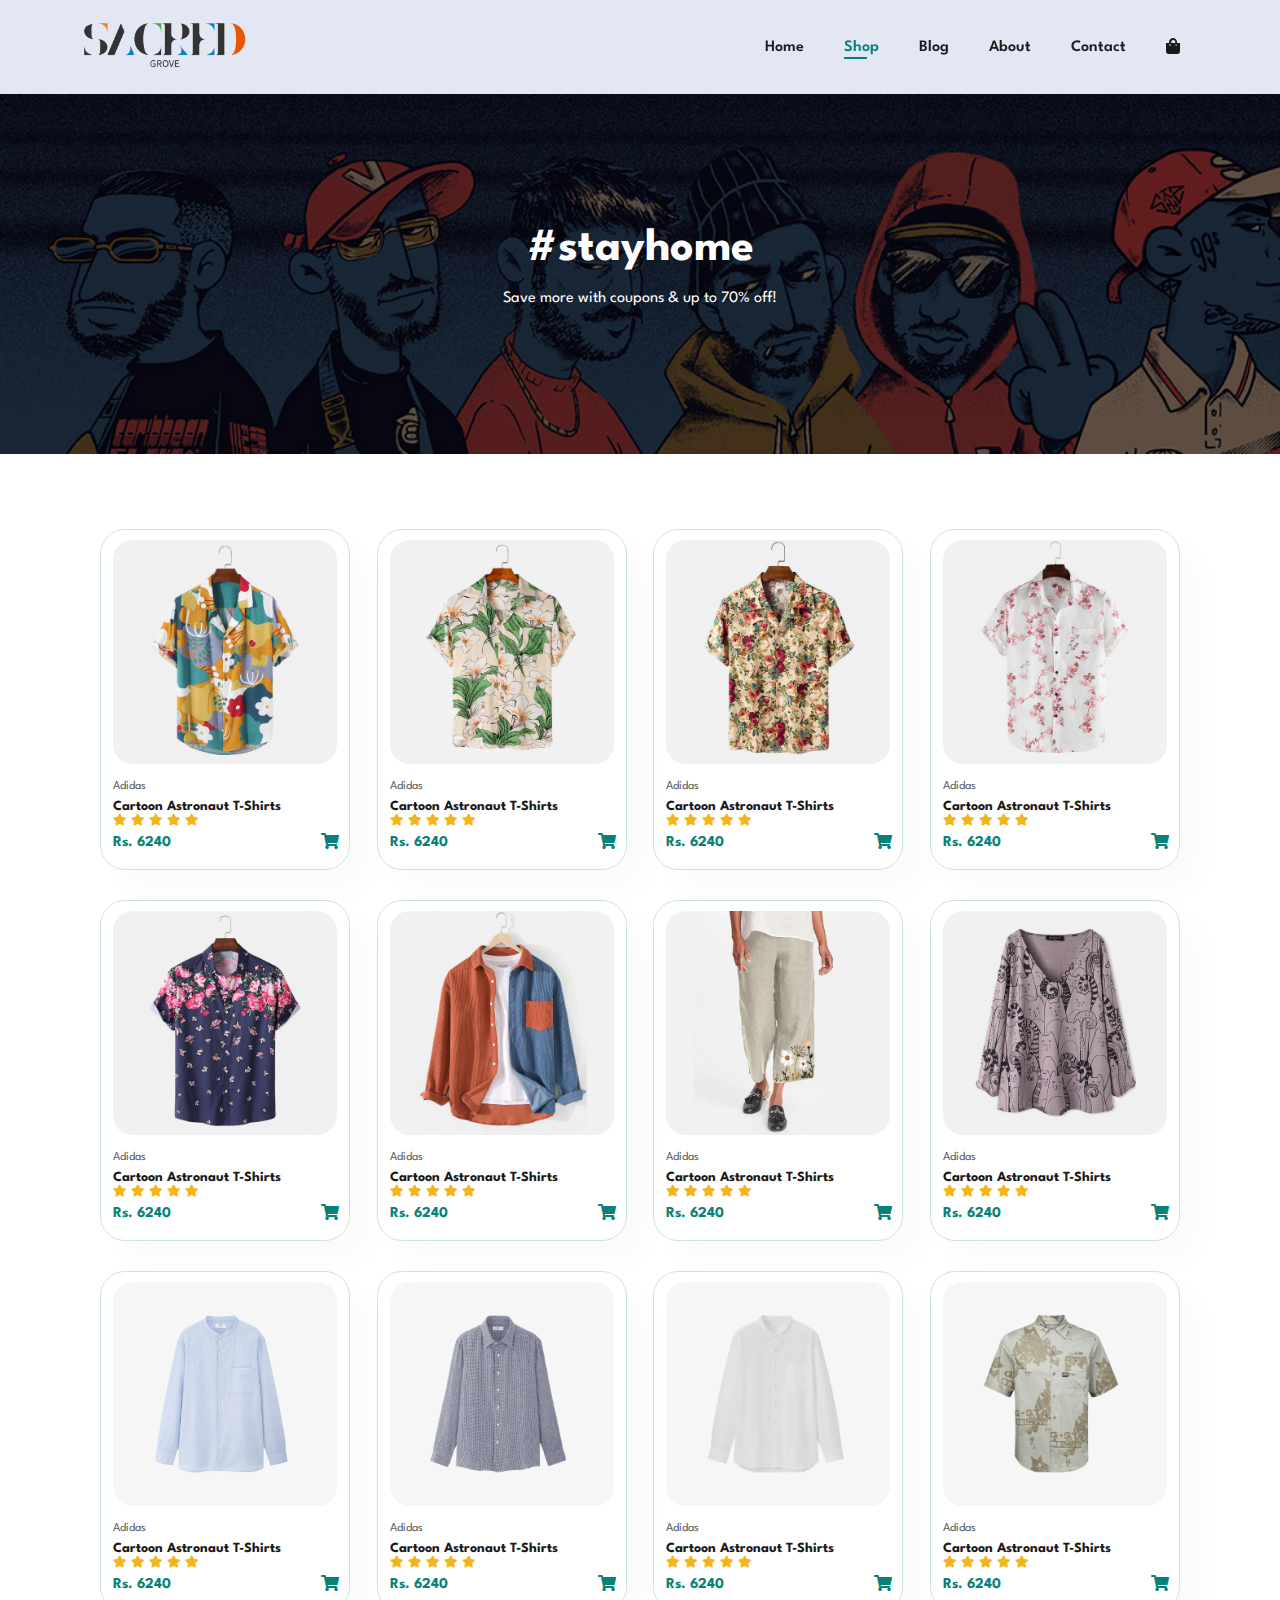
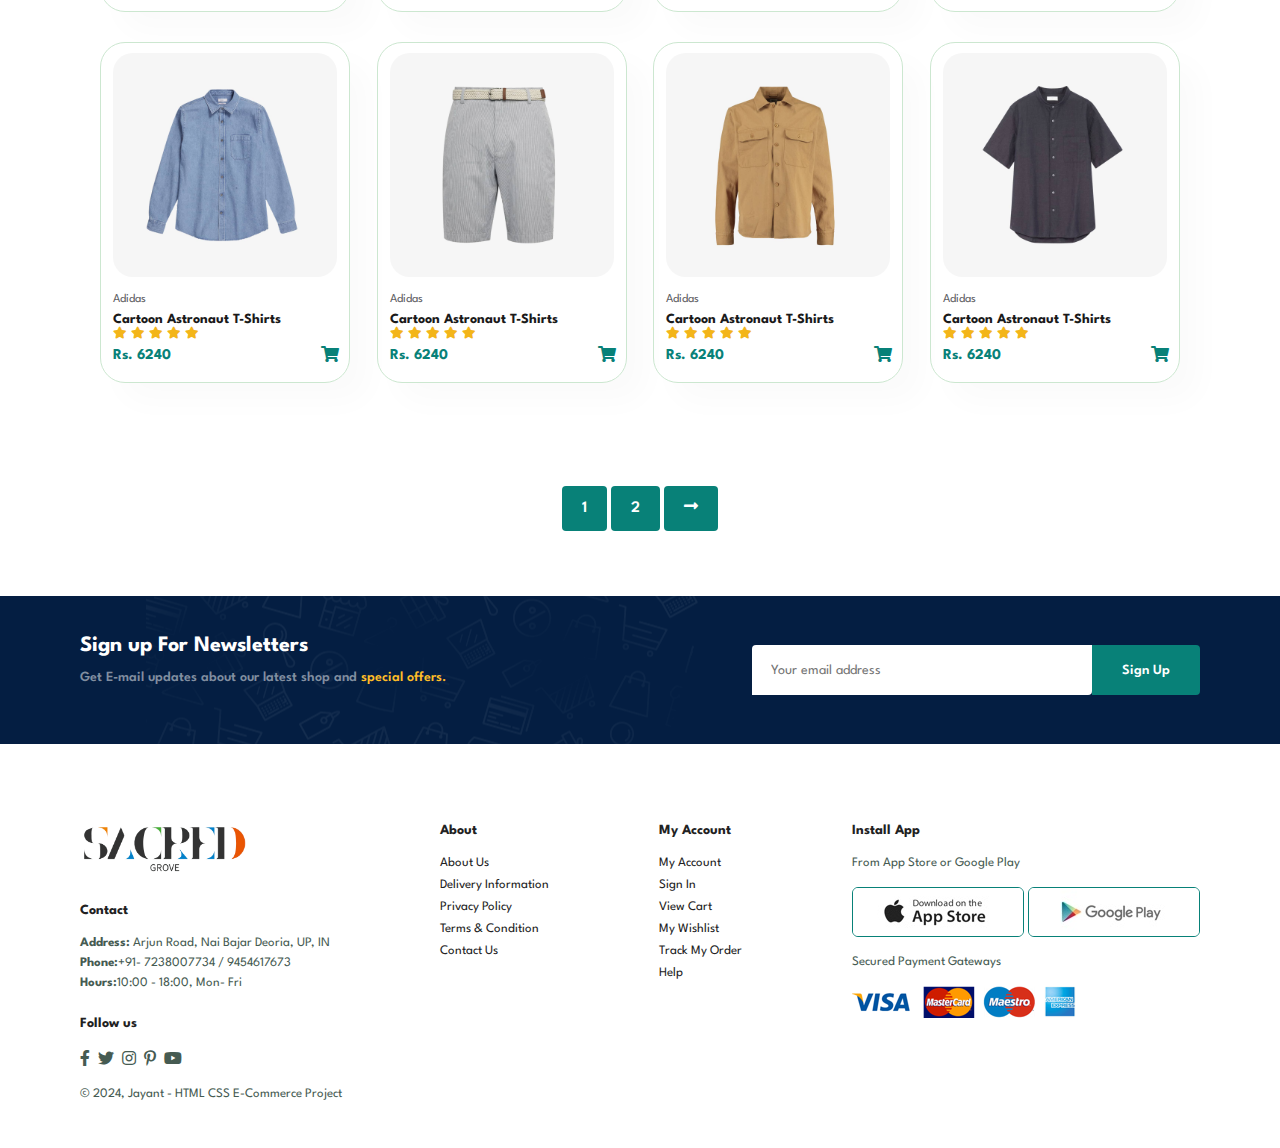
<file: shop.html>
<!DOCTYPE html>
<html lang="eng">
    <head>
        <meta charset="UTF-8">
        <meta http-equiv="X-UA-Compatible" content="IE=edge">
        <meta name="viewport" content="width-device-width, initial-scale=1.0">
        <title>Sacred Grove</title>
        <link rel="stylesheet" href="https://use.fontawesome.com/releases/v5.15.4/css/all.css" />
        <link href="style.css" rel="stylesheet">
    </head>

    <body>
        <section id="header">
            <a href="#"><img src="img/logo.png" class="logo" alt=""></a>
            <div>
                <ul id="navbar">
                    <li><a href="index.html">Home</a></li>
                    <li><a class="active" href="shop.html">Shop</a></li>
                    <li><a href="blog.html">Blog</a></li>
                    <li><a href="about.html">About</a></li>
                    <li><a href="contact.html">Contact</a></li>
                    <li id="lg-bag"><a href="cart.html"><i class="fa fa-shopping-bag"></i></a></li>
                    <a href="#" id="close"><i class="fas fa-times"></i></a>
                </ul>
            </div>
            <div id="mobile">
                <a href="cart.html"><i class="fas fa-shopping-bag"></i></a>
                <i id="bar" class="fas fa-outdent"></i>
            </div>
        </section>

            <section id="page-header">
                <h2>#stayhome</h2>
                <p>Save more with coupons & up to 70% off!</p>
            </section>

            <section id="product1" class="section-p1">
                
                <div class="pro-container">
                    <div class="pro" onclick="window.location.href='sproduct.html';">
                        <img src="img/products/f1.jpg" alt="">
                        <div class="des">
                            <span>Adidas</span>
                            <h5>Cartoon Astronaut T-Shirts</h5>
                            <div class="star">
                                <i class="fas fa-star"></i>
                                <i class="fas fa-star"></i>
                                <i class="fas fa-star"></i>
                                <i class="fas fa-star"></i>
                                <i class="fas fa-star"></i>
                            </div>
                            <h4>Rs. 6240</h4>
                        </div>
                        <a href="#"><i class="fas fa-shopping-cart cart"></i></a>
                    </div>
                    <div class="pro">
                        <img src="img/products/f2.jpg" alt="">
                        <div class="des">
                            <span>Adidas</span>
                            <h5>Cartoon Astronaut T-Shirts</h5>
                            <div class="star">
                                <i class="fas fa-star"></i>
                                <i class="fas fa-star"></i>
                                <i class="fas fa-star"></i>
                                <i class="fas fa-star"></i>
                                <i class="fas fa-star"></i>
                            </div>
                            <h4>Rs. 6240</h4>
                        </div>
                        <a href="#"><i class="fas fa-shopping-cart cart"></i></a>
                    </div>
                    <div class="pro">
                        <img src="img/products/f3.jpg" alt="">
                        <div class="des">
                            <span>Adidas</span>
                            <h5>Cartoon Astronaut T-Shirts</h5>
                            <div class="star">
                                <i class="fas fa-star"></i>
                                <i class="fas fa-star"></i>
                                <i class="fas fa-star"></i>
                                <i class="fas fa-star"></i>
                                <i class="fas fa-star"></i>
                            </div>
                            <h4>Rs. 6240</h4>
                        </div>
                        <a href="#"><i class="fas fa-shopping-cart cart"></i></a>
                    </div>
                    <div class="pro">
                        <img src="img/products/f4.jpg" alt="">
                        <div class="des">
                            <span>Adidas</span>
                            <h5>Cartoon Astronaut T-Shirts</h5>
                            <div class="star">
                                <i class="fas fa-star"></i>
                                <i class="fas fa-star"></i>
                                <i class="fas fa-star"></i>
                                <i class="fas fa-star"></i>
                                <i class="fas fa-star"></i>
                            </div>
                            <h4>Rs. 6240</h4>
                        </div>
                        <a href="#"><i class="fas fa-shopping-cart cart"></i></a>
                    </div>
                    <div class="pro">
                        <img src="img/products/f5.jpg" alt="">
                        <div class="des">
                            <span>Adidas</span>
                            <h5>Cartoon Astronaut T-Shirts</h5>
                            <div class="star">
                                <i class="fas fa-star"></i>
                                <i class="fas fa-star"></i>
                                <i class="fas fa-star"></i>
                                <i class="fas fa-star"></i>
                                <i class="fas fa-star"></i>
                            </div>
                            <h4>Rs. 6240</h4>
                        </div>
                        <a href="#"><i class="fas fa-shopping-cart cart"></i></a>
                    </div>
                    <div class="pro">
                        <img src="img/products/f6.jpg" alt="">
                        <div class="des">
                            <span>Adidas</span>
                            <h5>Cartoon Astronaut T-Shirts</h5>
                            <div class="star">
                                <i class="fas fa-star"></i>
                                <i class="fas fa-star"></i>
                                <i class="fas fa-star"></i>
                                <i class="fas fa-star"></i>
                                <i class="fas fa-star"></i>
                            </div>
                            <h4>Rs. 6240</h4>
                        </div>
                        <a href="#"><i class="fas fa-shopping-cart cart"></i></a>
                    </div>
                    <div class="pro">
                        <img src="img/products/f7.jpg" alt="">
                        <div class="des">
                            <span>Adidas</span>
                            <h5>Cartoon Astronaut T-Shirts</h5>
                            <div class="star">
                                <i class="fas fa-star"></i>
                                <i class="fas fa-star"></i>
                                <i class="fas fa-star"></i>
                                <i class="fas fa-star"></i>
                                <i class="fas fa-star"></i>
                            </div>
                            <h4>Rs. 6240</h4>
                        </div>
                        <a href="#"><i class="fas fa-shopping-cart cart"></i></a>
                    </div>
                    <div class="pro">
                        <img src="img/products/f8.jpg" alt="">
                        <div class="des">
                            <span>Adidas</span>
                            <h5>Cartoon Astronaut T-Shirts</h5>
                            <div class="star">
                                <i class="fas fa-star"></i>
                                <i class="fas fa-star"></i>
                                <i class="fas fa-star"></i>
                                <i class="fas fa-star"></i>
                                <i class="fas fa-star"></i>
                            </div>
                            <h4>Rs. 6240</h4>
                        </div>
                        <a href="#"><i class="fas fa-shopping-cart cart"></i></a>
                    </div>
                
                    <div class="pro">
                        <img src="img/products/n1.jpg" alt="">
                        <div class="des">
                            <span>Adidas</span>
                            <h5>Cartoon Astronaut T-Shirts</h5>
                            <div class="star">
                                <i class="fas fa-star"></i>
                                <i class="fas fa-star"></i>
                                <i class="fas fa-star"></i>
                                <i class="fas fa-star"></i>
                                <i class="fas fa-star"></i>
                            </div>
                            <h4>Rs. 6240</h4>
                        </div>
                        <a href="#"><i class="fas fa-shopping-cart cart"></i></a>
                    </div>
                    <div class="pro">
                        <img src="img/products/n2.jpg" alt="">
                        <div class="des">
                            <span>Adidas</span>
                            <h5>Cartoon Astronaut T-Shirts</h5>
                            <div class="star">
                                <i class="fas fa-star"></i>
                                <i class="fas fa-star"></i>
                                <i class="fas fa-star"></i>
                                <i class="fas fa-star"></i>
                                <i class="fas fa-star"></i>
                            </div>
                            <h4>Rs. 6240</h4>
                        </div>
                        <a href="#"><i class="fas fa-shopping-cart cart"></i></a>
                    </div>
                    <div class="pro">
                        <img src="img/products/n3.jpg" alt="">
                        <div class="des">
                            <span>Adidas</span>
                            <h5>Cartoon Astronaut T-Shirts</h5>
                            <div class="star">
                                <i class="fas fa-star"></i>
                                <i class="fas fa-star"></i>
                                <i class="fas fa-star"></i>
                                <i class="fas fa-star"></i>
                                <i class="fas fa-star"></i>
                            </div>
                            <h4>Rs. 6240</h4>
                        </div>
                        <a href="#"><i class="fas fa-shopping-cart cart"></i></a>
                    </div>
                    <div class="pro">
                        <img src="img/products/n4.jpg" alt="">
                        <div class="des">
                            <span>Adidas</span>
                            <h5>Cartoon Astronaut T-Shirts</h5>
                            <div class="star">
                                <i class="fas fa-star"></i>
                                <i class="fas fa-star"></i>
                                <i class="fas fa-star"></i>
                                <i class="fas fa-star"></i>
                                <i class="fas fa-star"></i>
                            </div>
                            <h4>Rs. 6240</h4>
                        </div>
                        <a href="#"><i class="fas fa-shopping-cart cart"></i></a>
                    </div>
                    <div class="pro">
                        <img src="img/products/n5.jpg" alt="">
                        <div class="des">
                            <span>Adidas</span>
                            <h5>Cartoon Astronaut T-Shirts</h5>
                            <div class="star">
                                <i class="fas fa-star"></i>
                                <i class="fas fa-star"></i>
                                <i class="fas fa-star"></i>
                                <i class="fas fa-star"></i>
                                <i class="fas fa-star"></i>
                            </div>
                            <h4>Rs. 6240</h4>
                        </div>
                        <a href="#"><i class="fas fa-shopping-cart cart"></i></a>
                    </div>
                    <div class="pro">
                        <img src="img/products/n6.jpg" alt="">
                        <div class="des">
                            <span>Adidas</span>
                            <h5>Cartoon Astronaut T-Shirts</h5>
                            <div class="star">
                                <i class="fas fa-star"></i>
                                <i class="fas fa-star"></i>
                                <i class="fas fa-star"></i>
                                <i class="fas fa-star"></i>
                                <i class="fas fa-star"></i>
                            </div>
                            <h4>Rs. 6240</h4>
                        </div>
                        <a href="#"><i class="fas fa-shopping-cart cart"></i></a>
                    </div>
                    <div class="pro">
                        <img src="img/products/n7.jpg" alt="">
                        <div class="des">
                            <span>Adidas</span>
                            <h5>Cartoon Astronaut T-Shirts</h5>
                            <div class="star">
                                <i class="fas fa-star"></i>
                                <i class="fas fa-star"></i>
                                <i class="fas fa-star"></i>
                                <i class="fas fa-star"></i>
                                <i class="fas fa-star"></i>
                            </div>
                            <h4>Rs. 6240</h4>
                        </div>
                        <a href="#"><i class="fas fa-shopping-cart cart"></i></a>
                    </div>
                    <div class="pro">
                        <img src="img/products/n8.jpg" alt="">
                        <div class="des">
                            <span>Adidas</span>
                            <h5>Cartoon Astronaut T-Shirts</h5>
                            <div class="star">
                                <i class="fas fa-star"></i>
                                <i class="fas fa-star"></i>
                                <i class="fas fa-star"></i>
                                <i class="fas fa-star"></i>
                                <i class="fas fa-star"></i>
                            </div>
                            <h4>Rs. 6240</h4>
                        </div>
                        <a href="#"><i class="fas fa-shopping-cart cart"></i></a>
                    </div>
                </div>
            </section>

            <section id="pagination" class="section-p1">
                <a href="#">1</a>
                <a href="#">2</a>
                <a href="#"><i class="fa fa-long-arrow-alt-right"></i></a>
            </section>

            <section id="newsletter" class="section-p1 section-m1">
                <div class="newstext">
                    <h4>Sign up For Newsletters</h4>
                    <p>Get E-mail updates about our latest shop and <span>special offers.</span></p>
                </div>
                <div class="form">
                    <input type="text" placeholder="Your email address">
                    <button class="normal">Sign Up</button>
                </div>
            </section>

            <footer class="section-p1">
                <div class="col">
                    <img class="logo" src="img/logo.png" alt="">
                    <h4>Contact</h4>
                    <p><strong>Address:</strong> Arjun Road, Nai Bajar Deoria, UP, IN</p>
                    <p><strong>Phone:</strong>+91- 7238007734 / 9454617673</p>
                    <p><strong>Hours:</strong>10:00 - 18:00, Mon- Fri</p>
                    <div class="follow">
                        <h4>Follow us</h4>
                        <div class="icon">
                            <i class="fab fa-facebook-f"></i>
                            <i class="fab fa-twitter"></i>
                            <i class="fab fa-instagram"></i>
                            <i class="fab fa-pinterest-p"></i>
                            <i class="fab fa-youtube"></i>
                        </div>
                    </div>
                </div>
                <div class="col">
                    <h4>About</h4>
                    <a href="#">About Us</a>
                    <a href="#">Delivery Information</a>
                    <a href="#">Privacy Policy</a>
                    <a href="#">Terms & Condition</a>
                    <a href="#">Contact Us</a>
                </div>

                <div class="col">
                    <h4>My Account</h4>
                    <a href="#">My Account</a>
                    <a href="#">Sign In</a>
                    <a href="#">View Cart</a>
                    <a href="#">My Wishlist</a>
                    <a href="#">Track My Order</a>
                    <a href="#">Help</a>
                </div>

                <div class="col install">
                    <h4>Install App</h4>
                    <p>From App Store or Google Play</p>
                    <div class="row">
                        <img src="img/pay/app.jpg" alt="">
                        <img src="img/pay/play.jpg" alt="">
                    </div>
                    <p>Secured Payment Gateways</p>
                    <img src="img/pay/pay.png" alt="">
                </div>

                <div class="copyright"></div>
                <p>© 2024, Jayant - HTML CSS E-Commerce Project</p>
            </footer>

        <script src="script.js"></script>
    </body>

</html>
</file>
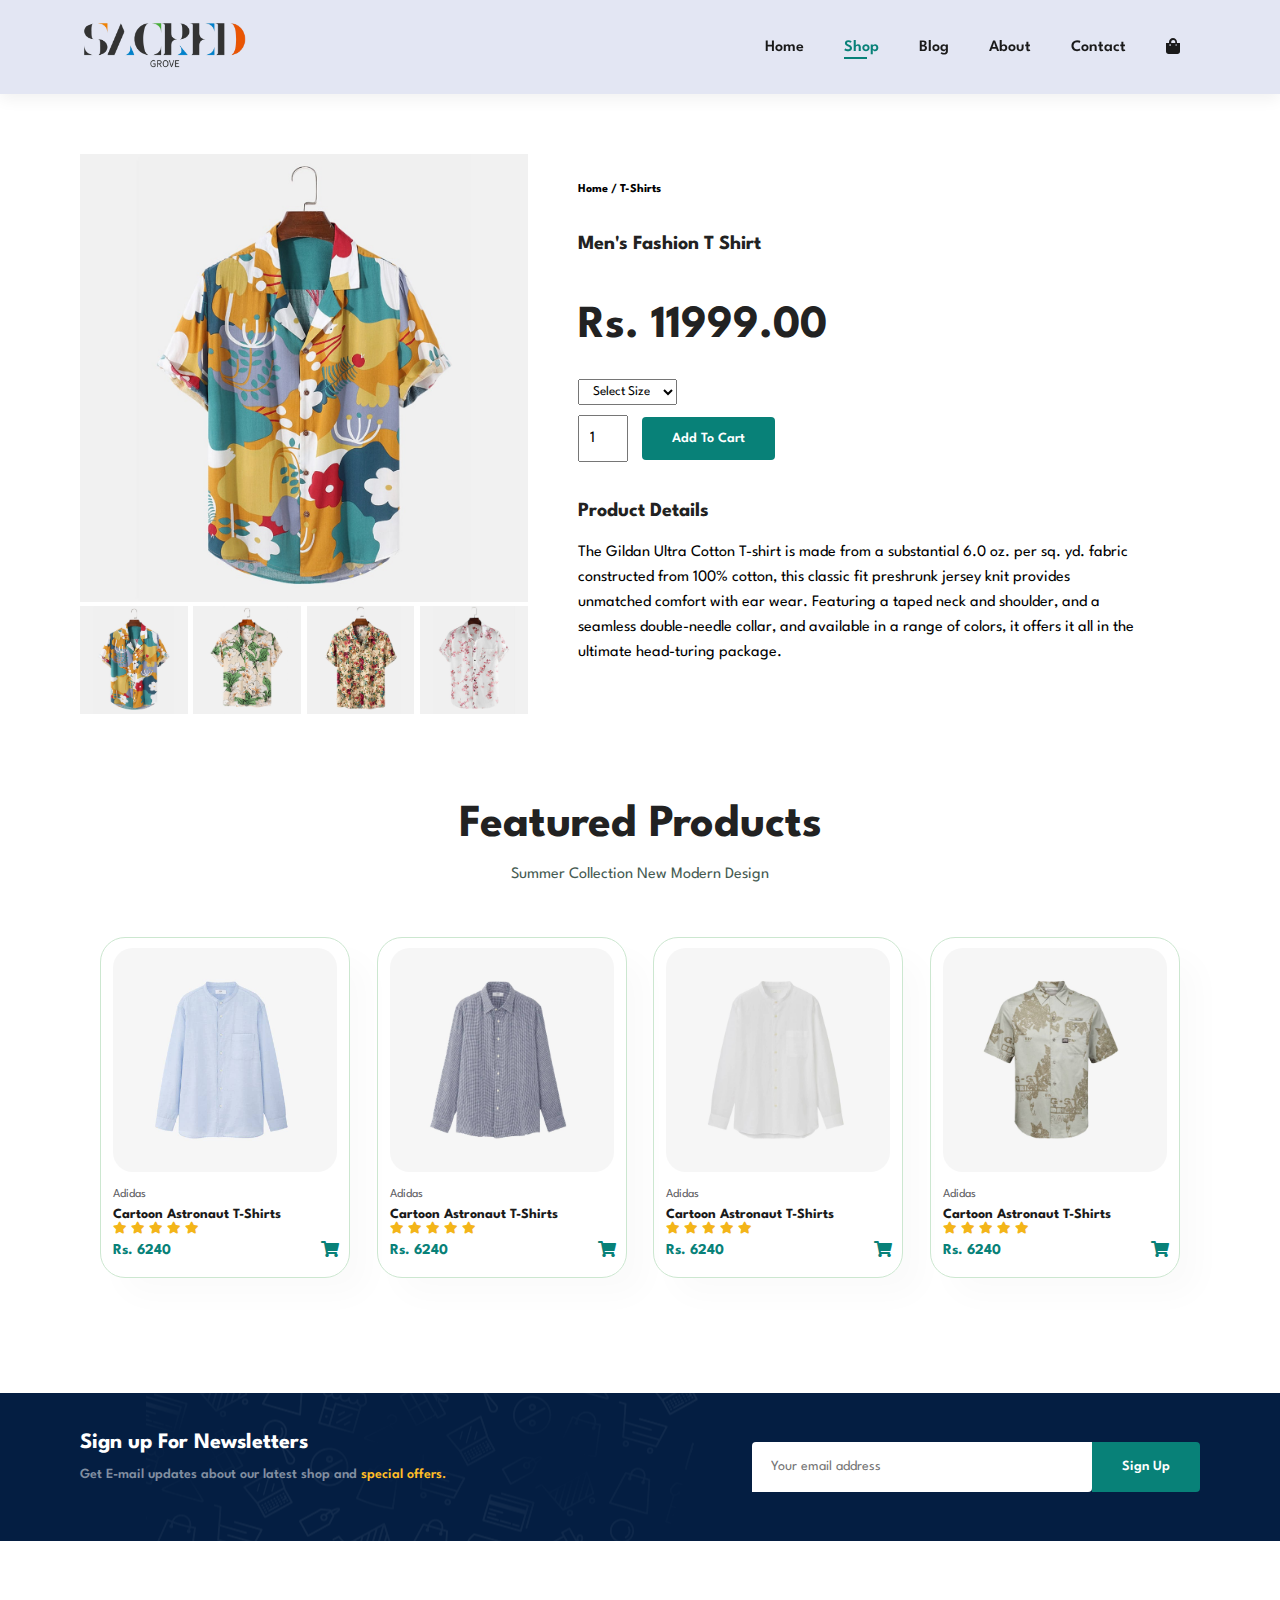
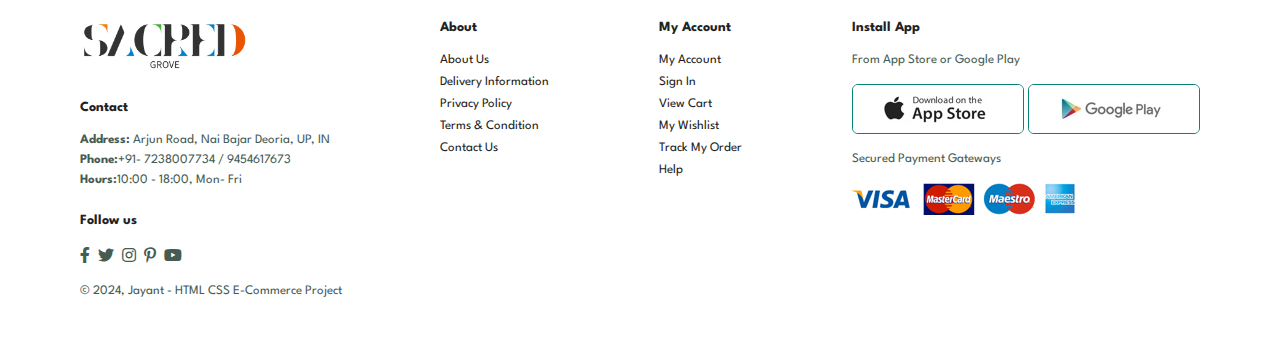
<file: sproduct.html>
<!DOCTYPE html>
<html lang="eng">
    <head>
        <meta charset="UTF-8">
        <meta http-equiv="X-UA-Compatible" content="IE=edge">
        <meta name="viewport" content="width-device-width, initial-scale=1.0">
        <title>Sacred Grove</title>
        <link rel="stylesheet" href="https://use.fontawesome.com/releases/v5.15.4/css/all.css" />
        <link href="style.css" rel="stylesheet">
    </head>

    <body>
        <section id="header">
            <a href="#"><img src="img/logo.png" class="logo" alt=""></a>
            <div>
                <ul id="navbar">
                    <li><a href="index.html">Home</a></li>
                    <li><a class="active" href="shop.html">Shop</a></li>
                    <li><a href="blog.html">Blog</a></li>
                    <li><a href="about.html">About</a></li>
                    <li><a href="contact.html">Contact</a></li>
                    <li id="lg-bag"><a href="cart.html"><i class="fa fa-shopping-bag"></i></a></li>
                    <a href="#" id="close"><i class="fas fa-times"></i></a>
                </ul>
            </div>
            <div id="mobile">
                <a href="cart.html"><i class="fas fa-shopping-bag"></i></a>
                <i id="bar" class="fas fa-outdent"></i>
            </div>
        </section>

        <section id="prodetails" class="section-p1">
            <div class="single-pro-image">
                <img src="img/products/f1.jpg" width="100%" id="MainImg" alt="">

                <div class="small-img-group">
                    <div class="small-img-col">
                        <img src="img/products/f1.jpg" width="100%" class="small-img" alt="">
                    </div>
                    <div class="small-img-col">
                        <img src="img/products/f2.jpg" width="100%" class="small-img" alt="">
                    </div>
                    <div class="small-img-col">
                        <img src="img/products/f3.jpg" width="100%" class="small-img" alt="">
                    </div>
                    <div class="small-img-col">
                        <img src="img/products/f4.jpg" width="100%" class="small-img" alt="">
                    </div>
                </div>
            </div>
        
            <div class="single-pro-details">
                <h6>Home / T-Shirts</h6>
                <h4>Men's Fashion T Shirt</h4>
                <h2>Rs. 11999.00</h2>
                <select>
                    <option>Select Size</option>
                    <option>Small</option>
                    <option>Medium</option>
                    <option>Large</option>
                    <option>XL</option>
                    <option>XXL</option>
                </select>
                <input type="number" value="1">
                <button class="normal">Add To Cart</button>
                <h4>Product Details</h4>
                <span>The Gildan Ultra Cotton T-shirt is made from a substantial 6.0 oz. per sq. yd. fabric constructed from 100% cotton, this classic fit preshrunk jersey knit provides unmatched comfort with ear wear. Featuring a taped neck and shoulder, and a seamless double-needle collar, and available in a range of colors, it offers it all in the ultimate head-turing package.</span>
            </div>
        </section>

        <section id="product1" class="section-p1">
            <h2>Featured Products</h2>
            <p>Summer Collection New Modern Design</p>
            <div class="pro-container">
                <div class="pro">
                    <img src="img/products/n1.jpg" alt="">
                    <div class="des">
                        <span>Adidas</span>
                        <h5>Cartoon Astronaut T-Shirts</h5>
                        <div class="star">
                            <i class="fas fa-star"></i>
                            <i class="fas fa-star"></i>
                            <i class="fas fa-star"></i>
                            <i class="fas fa-star"></i>
                            <i class="fas fa-star"></i>
                        </div>
                        <h4>Rs. 6240</h4>
                    </div>
                    <a href="#"><i class="fas fa-shopping-cart cart"></i></a>
                </div>
                <div class="pro">
                    <img src="img/products/n2.jpg" alt="">
                    <div class="des">
                        <span>Adidas</span>
                        <h5>Cartoon Astronaut T-Shirts</h5>
                        <div class="star">
                            <i class="fas fa-star"></i>
                            <i class="fas fa-star"></i>
                            <i class="fas fa-star"></i>
                            <i class="fas fa-star"></i>
                            <i class="fas fa-star"></i>
                        </div>
                        <h4>Rs. 6240</h4>
                    </div>
                    <a href="#"><i class="fas fa-shopping-cart cart"></i></a>
                </div>
                <div class="pro">
                    <img src="img/products/n3.jpg" alt="">
                    <div class="des">
                        <span>Adidas</span>
                        <h5>Cartoon Astronaut T-Shirts</h5>
                        <div class="star">
                            <i class="fas fa-star"></i>
                            <i class="fas fa-star"></i>
                            <i class="fas fa-star"></i>
                            <i class="fas fa-star"></i>
                            <i class="fas fa-star"></i>
                        </div>
                        <h4>Rs. 6240</h4>
                    </div>
                    <a href="#"><i class="fas fa-shopping-cart cart"></i></a>
                </div>
                <div class="pro">
                    <img src="img/products/n4.jpg" alt="">
                    <div class="des">
                        <span>Adidas</span>
                        <h5>Cartoon Astronaut T-Shirts</h5>
                        <div class="star">
                            <i class="fas fa-star"></i>
                            <i class="fas fa-star"></i>
                            <i class="fas fa-star"></i>
                            <i class="fas fa-star"></i>
                            <i class="fas fa-star"></i>
                        </div>
                        <h4>Rs. 6240</h4>
                    </div>
                    <a href="#"><i class="fas fa-shopping-cart cart"></i></a>
                </div>
            </div>
        </section>

            <section id="newsletter" class="section-p1 section-m1">
                <div class="newstext">
                    <h4>Sign up For Newsletters</h4>
                    <p>Get E-mail updates about our latest shop and <span>special offers.</span></p>
                </div>
                <div class="form">
                    <input type="text" placeholder="Your email address">
                    <button class="normal">Sign Up</button>
                </div>
            </section>

            <footer class="section-p1">
                <div class="col">
                    <img class="logo" src="img/logo.png" alt="">
                    <h4>Contact</h4>
                    <p><strong>Address:</strong> Arjun Road, Nai Bajar Deoria, UP, IN</p>
                    <p><strong>Phone:</strong>+91- 7238007734 / 9454617673</p>
                    <p><strong>Hours:</strong>10:00 - 18:00, Mon- Fri</p>
                    <div class="follow">
                        <h4>Follow us</h4>
                        <div class="icon">
                            <i class="fab fa-facebook-f"></i>
                            <i class="fab fa-twitter"></i>
                            <i class="fab fa-instagram"></i>
                            <i class="fab fa-pinterest-p"></i>
                            <i class="fab fa-youtube"></i>
                        </div>
                    </div>
                </div>
                <div class="col">
                    <h4>About</h4>
                    <a href="#">About Us</a>
                    <a href="#">Delivery Information</a>
                    <a href="#">Privacy Policy</a>
                    <a href="#">Terms & Condition</a>
                    <a href="#">Contact Us</a>
                </div>

                <div class="col">
                    <h4>My Account</h4>
                    <a href="#">My Account</a>
                    <a href="#">Sign In</a>
                    <a href="#">View Cart</a>
                    <a href="#">My Wishlist</a>
                    <a href="#">Track My Order</a>
                    <a href="#">Help</a>
                </div>

                <div class="col install">
                    <h4>Install App</h4>
                    <p>From App Store or Google Play</p>
                    <div class="row">
                        <img src="img/pay/app.jpg" alt="">
                        <img src="img/pay/play.jpg" alt="">
                    </div>
                    <p>Secured Payment Gateways</p>
                    <img src="img/pay/pay.png" alt="">
                </div>

                <div class="copyright"></div>
                <p>© 2024, Jayant - HTML CSS E-Commerce Project</p>
            </footer>

            <script>
                var MainImg = document.getElementById("MainImg");
                var smallimg = document.getElementsByClassName("small-img");

                smallimg[0].onclick = function(){
                    MainImg.src = smallimg[0].src;
                }
                smallimg[1].onclick = function(){
                    MainImg.src = smallimg[1].src;
                }
                smallimg[2].onclick = function(){
                    MainImg.src = smallimg[2].src;
                }
                smallimg[3].onclick = function(){
                    MainImg.src = smallimg[3].src;
                }
            </script>

        <script src="script.js"></script>
    </body>

</html>
</file>
<file: style.css>
@import url('https://fonts.googleapis.com/css2?family=spartan:wght@100;200;300;400;500;600;700;800;900&display=swap');
*
{
    margin: 0;
    padding: 0;
    box-sizing: border-box;
    font-family: 'Spartan', sans-serif;
}
h1
{
    font-size: 50px;
    line-height: 64px;
    color: #222;
}
h2
{
    font-size: 46px;
    line-height: 54px;
    color: #222;
}
h4
{
    font-size: 20px;
    color: #222;
}
h6
{
    font-weight: 700;
    font-size: 12px;
}
p
{
    font-size: 16px;
    color: #465b52;
    margin: 15px 0 20px 0;
}
.section-p1
{
    padding: 40px 80px;
}
.section-m1
{
    margin: 40px 0;
}

button.normal
{
    font-size: 14px;
    font-weight: 600;
    padding: 15px 30px;
    color: #000;
    background-color: #fff;
    border-radius: 4px;
    cursor: pointer;
    border: none;
    outline: none;
    transition: 0.2s;
}

button.white
{
    font-size: 13p0x;
    font-weight: 600;
    padding: 11px 18px;
    color: #fff;
    background-color: transparent;
    cursor: pointer;
    border: 1px solid #fff;
    outline: none;
    transition: 0.2s;
}

body
{
    width: 100%;
}
.logo
{
    height: 50px;
    border-radius: 25%;
}
/* Header Start*/
#header
{
    display: flex;
    align-items: center;
    justify-content: space-between;
    padding: 20px 80px;
    background: #E3E6F3;
    box-shadow: 0 5px 15px rgba(0, 0, 0, 0.06);
    z-index: 999;
    position: sticky;
    top: 0;
    left: 0;
}
#navbar
{
    display: flex;
    align-items: center;
    justify-content: center;
}
#navbar li
{
    list-style: none;
    padding: 0 20px;
    position: relative;
}
#navbar li a
{
    text-decoration: none;
    font-size: 16px;
    font-weight: 600;
    color: #1a1a1a;
    transition: 0.3s ease;

}
#navbar li a:hover,
#navbar li a.active
{
    color: #088178;
}

#navbar li a.active::after,
#navbar li a:hover::after
{
    content: "";
    width: 30%;
    height: 2px;
    background: #088178;
    position: absolute;
    bottom: -4px;
    left: 20px;
}

#mobile
{
    display: none;
    align-items: center;
}

#close
{
    display: none;
}

/* Home Page */
#hero
{
    background-image: url("img/hero4.png");
    height: 90vh;
    width: 100%;
    background-size: cover;
    background-position: top 25% right 0;
    padding: 0 80px;
    display: flex;
    flex-direction: column;
    align-items: flex-start;
    justify-content: center;
}
#hero h4
{
    padding-bottom: 15px;
}
#hero h1
{
    color: #088178;
}
#hero button
{
    background-image: url("img/button.png");
    background-color: transparent;
    color: #088178;
    border: 0;
    padding: 14px 80px 14px 65px;
    background-repeat: no-repeat;
    cursor: pointer;
    font-weight: 700;
    font-size: 15px;
}
#feature
{
    display: flex;
    align-items: center;
    justify-content: space-between;
    flex-wrap: wrap;
}
#feature .fe-box
{
    width: 180px;
    text-align: center;
    padding: 25px 15px;
    box-shadow: 20px 20px 34px rgba(0, 0, 0, 0.03);
    border: 1px solid #cce7d0;
    border-radius: 4px;
    margin: 15px 0;
}
#feature .fe-box:hover
{
    box-shadow: 10px 10px 54px rgba(70, 62, 221, 0.1);
}
#feature .fe-box img
{
    width: 100%;
    margin-bottom: 10px;
}
#feature .fe-box h6
{
    display: inline-block;
    padding: 9px 8px 6px 8px;
    line-height: 1;
    border-radius: 4px;
    color: #088178;
    background-color: #fddde4;
}
#feature .fe-box:nth-child(2) h6
{
    background-color: #cdeddc;
}
#feature .fe-box:nth-child(3) h6
{
    background-color: #d1e8f2;
}       
#feature .fe-box:nth-child(4) h6
{
    background-color: #cdd4f8;
}
#feature .fe-box:nth-child(5) h6
{
    background-color: #f6dbf6;
}
#feature .fe-box:nth-child(6) h6
{
    background-color: #fff2e5;
}

#product1
{
    text-align: center;
}

#product1 .pro-container
{
    display: flex;
    justify-content: space-between;
    padding: 20px;
    flex-wrap: wrap;
}

#product1 .pro
{
    width: 23%;
    min-width: 250px;
    padding: 10px 12px;
    border: 1px solid #cce7d0;
    border-radius: 25px;
    cursor: pointer;
    box-shadow: 20px 20px 30px rgba(0, 0, 0, 0.02);
    margin: 15px 0;
    transition: 0.2s ease;
    position: relative;
}

#product1 .pro:hover
{
    box-shadow: 20px 20px 30px rgba(0, 0, 0, 0.06);
}

#product1 .pro img
{
    width: 100%;
    border-radius: 20px;
}
#product1 .pro .des
{
    text-align: start;
    padding: 10px 0;
}
#product1 .pro .des span
{
    font-size: 12px;
    color: #606063;
}
#product1 .pro .des h5
{
    padding-top: 7px;
    color: #1a1a1a;
    font-size: 14px;
}
#product1 .pro .des i
{
    font-size: 12px;
    color: rgb(243, 181, 25);
}
#product1 .pro .des h4
{
    padding-top: 7px;
    font-size: 15px;
    font-weight: 700;
    color: #088178;
}
#product1 .pro .cart
{
    /* width: 40px;
    height: 40px;
    line-height: 40px;
    border-radius: 50px;
    background-color: #e8f6ea;
    font-weight: 500; */
    color: #088178;
    /* border: 1px solid #cce7d0; */
    position: absolute;
    bottom: 20px;
    right: 10px;
}

#banner
{
    display: flex;
    flex-direction: column;
    justify-content: center;
    align-items: center;
    text-align: center;
    background-image: url("img/banner/b2.jpg");
    width: 100%;
    height: 40vh;
    background-size: cover;
    background-position: center;
}

#banner h4
{
    color: #fff;
    font-size: 16px;
}

#banner h2
{
    color: #fff;
    font-size: 30px;
    padding: 10px 0;
}

#banner h2 span
{
    color: #ef3636;
}

#banner button:hover
{
    background: #088178;
    color: #fff;
}

#sm-banner
{
    display: flex;
    justify-content: space-between;
    flex-wrap: wrap;
}

#sm-banner .banner-box
{
    display: flex;
    flex-direction: column;
    justify-content: center;
    align-items: flex-start;
    background-image: url("img/banner/b17.jpg");
    min-width: 500px;
    height: 50vh;
    background-size: cover;
    background-position: center;
    padding: 30px;
}

#sm-banner .banner-box2{
    background-image: url("img/banner/b10.jpg");
}

#sm-banner h4
{
    color: #fff;
    font-size: 20px;
    font-weight: 300;
}

#sm-banner h2
{
    color: #fff;
    font-size: 28px;
    font-weight: 800;
}

#sm-banner span
{
    color: #fff;
    font-size: 14px;
    font-weight: 500;
    padding-bottom: 15px;
}

#sm-banner .banner-box:hover button
{
    background: #088178;
    border: 1px solid #fff;
}

#banner3
{
    display: flex;
    justify-content: space-between;
    flex-wrap: wrap;
    padding: 0 80px;
}

#banner3 .banner-box
{
    display: flex;
    flex-direction: column;
    justify-content: center;
    align-items: flex-start;
    background-image: url("img/banner/b7.jpg");
    min-width: 30%;
    height: 30vh;
    background-size: cover;
    background-position: center;
    padding: 20px;
    margin-bottom: 20px;
}

#banner3 .banner-box2{
    background-image: url("img/banner/b4.jpg");
}

#banner3 .banner-box3{
    background-image: url("img/banner/b18.jpg");
}

#banner3 h2
{
    color: #fff;
    font-weight: 900;
    font-size: 22px;
}

#banner3 h3
{
    color: #ec544e;
    font-weight: 800;
    font-size: 15px;
}

#newsletter
{
    display: flex;
    justify-content: space-between;
    flex-wrap: wrap;
    align-items: center;
    background-image: url(img/banner/b14.png);
    background-repeat: no-repeat;
    background-position: 20% 30%;
    background-color: #041e42;
}

#newsletter h4
{
    font-size: 22px;
    font-weight: 700;
    color: #fff;
}

#newsletter p
{
    font-size: 14px;
    font-weight: 600;
    color: #818ea0;
}
#newsletter p span
{
    color: #ffbd27;
}

#newsletter .form
{
    display: flex;
    width: 40%;
}

#newsletter input
{
    height: 3.125rem;
    padding: 0 1.25em;
    font-size: 14px;
    width: 100%;
    border: 1px solid transparent;
    border-radius: 4px;
    outline: none;
    border-top-right-radius: 0;
    border-bottom-left-radius: 0;
}

#newsletter button
{
    background-color: #088178;
    color: #fff;
    white-space: nowrap;
    border-top-left-radius: 0;
    border-bottom-left-radius: 0;
}

footer
{
    display: flex;
    flex-wrap: wrap;
    justify-content: space-between;
}

footer .col
{
    display: flex;
    flex-direction: column;
    align-items: flex-start;
    margin-bottom: 20px;
}

footer .logo
{
    margin-bottom: 30px;
}

footer h4
{
    font-size: 14px;
    padding-bottom: 20px;
}

footer p
{
    font-size: 13px;
    margin: 0 0 8px 0;
}

footer a
{
    font-size: 13px;
    text-decoration: none;
    color: #222;
    margin-bottom: 10px;
}

footer .follow
{
    margin-top: 20px;
}

footer .follow i
{
    color: #465b52;
    padding-right: 4px;
    cursor: pointer;
}

footer .install .row img
{
    border: 1px solid #088178;
    border-radius: 6px;
}

footer .install img
{
    margin: 10px 0 15px 0;
}

footer .follow i:hover,
footer a:hover
{
    color: #088178;
}

footer .copyright{
    width: 100%;
    text-align: center;
}

/* Shop Page*/

#page-header{
    background-image: url("img/banner/b1.jpg");
    width: 100%;
    height: 40vh;
    background-size: cover;
    display: flex;
    justify-content: center;
    text-align: center;
    flex-direction: column;
    padding: 14px;
}

#page-header h2,
#page-header p{
    color: #fff;
}

#pagination{
    text-align: center;
}

#pagination a{
    text-decoration: none;
    background-color: #088178;
    padding: 15px 20px;
    border-radius: 4px;
    color: #fff;
    font-weight: 600;
}

#pagination a i{
    font-size: 16px;
    font-weight: 600;
}

/* single product*/

#prodetails{
    display: flex;
    margin-top: 20px;
}

#prodetails .single-pro-image{
    width: 40%;
    margin-right: 50px;
}

.small-img-group{
    display: flex;
    justify-content: space-between;
}

.small-img-col{
    flex-basis: 24%;
    cursor: pointer;
}

#prodetails .single-pro-details{
    width: 50%;
    padding-top: 30px;
}

#prodetails .single-pro-details h4{
    padding: 40px 0 20px 0;
}

#prodetails .single-pro-details h2{
    padding: 26px 0;
}

#prodetails .single-pro-details select{
    display: block;
    padding: 5px 10px;
    margin-bottom: 10px;
}

#prodetails .single-pro-details input{
    width: 50px;
    height: 47px;
    padding-left: 10px;
    font-size: 16px;
    margin-right: 10px;
}

#prodetails .single-pro-details input:focus{
    outline: none;
}

#prodetails .single-pro-details button{
    background: #088178;
    color: #fff;
}

#prodetails .single-pro-details span{
    line-height: 25px;
}

/* Blog Page */

#page-header.blog-header{
    background-image: url("img/banner/b19.jpg");
}

#blog{
    padding: 150px 150px 0 150px;
}

#blog .blog-box{
    display: flex;
    align-items: center;
    width: 100%;
    position: relative;
    padding-bottom: 90px;
}

#blog .blog-img{
    width: 50%;
    margin-right: 40px;
}

#blog img{
    width: 100%;
    height: 300px;
    object-fit: cover;
}

#blog .blog-details{
    width: 50%;
}

#blog .blog-details a{
    text-decoration: none;
    font-size: 11px;
    color: #000;
    font-weight: 700;
    position: relative;
    transition: 0.3s;
}

#blog .blog-details a::after{
    content: "";
    width: 50px;
    height: 1px;
    background-color: #000;
    position: absolute;
    top: 4px;
    right: -60px;
}

#blog .blog-details a:hover{
    color: #088178;
}

#blog .blog-details a:hover::after{
    background-color: #088178;
}

#blog .blog-box h1{
    position: absolute;
    top: -40px;
    left: 0;
    font-size: 70px;
    font-weight: 700;
    color: #c9cbce;
    z-index: -9;
}

/* about page */

#page-header.about-header{
    background-image: url("img/about/banner.png");
}

#about-head{
    display: flex;
    align-items: center;
}

#about-head img{
    width: 50%;
    height: auto;
}

#about-head div{
    padding-left: 40px;
}

#about-app{
    text-align: center;
}

#about-app .video{
    width: 70%;
    height: 100%;
    margin: 30px auto 0 auto;
}

#about-app .video video{
    width: 100%;
    height: 100%;
    border-radius: 20px;
}

/* contact page */

#contact-details{
    display: flex;
    align-items: center;
    justify-content: space-between;
}

#contact-details .details{
    width: 40%;
}

#contact-details .details span,
#form-details form span{
    font-size: 12px;
}

#contact-details .details h2,
#form-details form h2{
    font-size: 26px;
    line-height: 35px;
    padding: 20px 0;
}

#contact-details .details h3{
    font-size: 16px;
    padding-bottom: 15px;
}

#contact-details .details li{
    list-style: none;
    display: flex;
    padding: 10px 0;
}

#contact-details .details li i{
    font-size: 14px;
    padding-right: 22px;
}

#contact-details .details li p{
    margin: 0;
    font-size: 14px;
}

#contact-details .map{
    width: 55%;
    height: 400px;
}

#contact-details .map iframe{
    width: 100%;
    height: 100%;
}

#form-details{
    display: flex;
    justify-content: space-between;
    margin: 30px;
    padding: 80px;
    border: 1px solid #e1e1e1;
}

#form-details form{
    width: 65%;
    display: flex;
    flex-direction: column;
    align-items: flex-start;
}

#form-details form input,
#form-details form textarea{
    width: 100%;
    padding: 12px 15px;
    outline: none;
    margin-bottom: 20px;
    border: 1px solid #e1e1e1;
}

#form-details form button{
    background-color: #088178;
    color: #fff;
}

#form-details .people div{
    padding-bottom: 25px;
    display: flex;
    align-items: flex-start;
}

#form-details .people div img{
    width: 65px;
    height: 65px;
    object-fit: cover;
    margin-right: 15px;
}

#form-details .people div p{
    margin: 0;
    font-size: 13px;
    line-height: 25px;
}

#form-details .people div p span{
    display: block;
    font-size: 16px;
    font-weight: 600;
    color: #000;
}

/* Cart Page */

#cart{
    overflow-x: auto;
}
#cart table{
    width: 100%;
    border-collapse: collapse;
    table-layout: fixed;
    white-space: nowrap;
}

#cart table img{
    width: 70px;
}

#cart table td:nth-child(1){
    width: 100px;
    text-align: center;
}

#cart table td:nth-child(2){
    width: 150px;
    text-align: center;
}

#cart table td:nth-child(3){
    width: 250px;
    text-align: center;
}

#cart table td:nth-child(4),
#cart table td:nth-child(5),
#cart table td:nth-child(6){
    width: 150px;
    text-align: center;
}

#cart table td:nth-child(5) input{
    width: 70px;
    padding: 10px 5px 10px 15px;
}

#cart table thead{
    border: 1px solid #e2e9e1;
    border-left: none;
    border-right: none;
}

#cart table thead td{
    font-weight: 700;
    text-transform: uppercase;
    font-size: 13px;
    padding: 18px 0;
}

#cart table tbody tr td{
    padding-top: 15px;
}

#cart table tbody td{
    font-size: 13px;
}

#cart-add{
    display: flex;
    flex-wrap: wrap;
    justify-content: space-between;
}

#coupon{
    width: 50%;
    margin-bottom: 30px;
}

#coupon h3,
#subtotal h3{
    padding-bottom: 15px;
}

#coupon input{
    padding: 10px 20px;
    outline: none;
    width: 60%;
    margin-right: 10px;
    border: 1px solid #e2e9e1;
}

#coupon button,
#subtotal button{
    background-color: #088178;
    color: #fff;
    padding: 12px 20px;
}

#subtotal{
    width: 50%;
    margin-bottom: 30px;
    border: 1px solid #e2e9e1;
    padding: 30px;
}

#subtotal table{
    border-collapse: collapse;
    width: 100%;
    margin-bottom: 20px;
}

#subtotal table td{
    width: 50%;
    border: 1px solid #e2e9e1;
    padding: 10px;
    font-size: 13px;
}




@media (max-width: 799px)
{
    .section-p1{
        padding: 40px 40px;
    }
    #navbar{
        display: flex;
        flex-direction: column;
        align-items: flex-start;
        justify-content: flex-start;
        position: fixed;
        top: 0;
        right: -300px;
        height: 100vh;
        width: 300px;
        background-color: #E3E6F3;
        box-shadow: 0 40px 60px rgba(0, 0, 0, 0.1);
        padding: 80px 0 0 10px;
        transition: 0.3s;
    }

    #navbar.active{
        right: 0px;
    }

    #navbar li{
        margin-bottom: 25px;
    }

    #mobile
    {
    display: flex;
    align-items: center;
    }

    #mobile i{
        color: #1a1a1a;
        font-size: 24px;
        padding-left: 20px;
    }

    #close{
        display: initial;
        position: absolute;
        top: 30px;
        left: 30px;
        color: #222;
        font-size: 24px;
    }

    #lg-bag
    {
        display: none;
    }

    #hero
    {
    height: 70vh;
    padding: 0 80px;
    background-position: top 30% right 30%;
    }

    #feature {
        justify-content: center;
    }
    #feature .fe-box{
        margin: 15px 15px;
    }

    #product1 .pro-container{
        justify-content: center;
    }

    #product1 .pro
    {
    margin: 15px;
    }

    #banner {
        height: 20vh;
    }
    #sm-banner .banner-box{
        min-width: 100%;
        height: 30vh;
    }
    #banner3{
        padding: 0 40px;
    }
    #banner3 .banner-box{
        width: 28%;
    }
    #newsletter .form{
        width: 70%;
    }

    /* contact page */

    #form-details{
        padding: 40px;
    }

    #form-details form{
        width: 50%;
    }

    /* cart page */


}

@media(max-width: 477px){
    .section-p1{
        padding: 20px;
    }
    
    #header
    {
    padding: 10px 30px;
    }
    h1{
        font-size: 38px;
    }
    h2{
        font-size: 32px;
    }
    #hero{
        padding: 0 20px;
        background-position: 55%;
    }
    #feature{
        justify-content: space-between;
    }
    #feature .fe-box{
        width: 155px;
        margin: 0 0 15px 0;
    }
    #product1 .pro{
        width: 100%;
    }
    #banner{
        height: 40vh;
    }
    #sm-banner .banner-box{
        height: 40vh;
    }
    #sm-banner .banner-box2{
        margin-top: 20px;
    }
    #banner3{
        padding: 0 20px;
    }
    #banner3 .banner-box3{
        width: 100%;
    }
    #newsletter{
        padding: 40px 20px;
    }
    #newsletter .form{
        width: 100%;
    }
    footer .copyright{
        text-align: start;
    }

    /* Single Product */

    #prodetails{
        display: flex;
        flex-direction: column;
    }
    #prodetails .single-pro-image{
        width: 100%;
        margin-right: 0px;
    }
    #prodetails .single-pro-details{
        width: 100%;
    }

    /* blog page */

    #blog{
        padding: 100px 20px 0 20px;
    }

    #blog .blog-box{
        display: flex;
        flex-direction: column;
        align-items: flex-start;
    }

    /* about page */

    #about-head{
        flex-direction: column;
    }
    #about-head img{
        width: 100%;
        margin-bottom: 20px;
    }

    #about-head div{
        padding-left: 0px;
    }

    #about-app .video{
        width: 100%;
    }

    /* contact page */
    #contact-details{
        flex-direction: column;
    }

    #contact-details .details{
        width: 100%;
        margin-bottom: 30px;
    }
    #contact-details .map{
        width: 100%;
    }

    #form-details{
        margin: 10px;
        padding: 30px 10px;
        flex-wrap: wrap;
    }
    #form-details form{
        width: 100%;
        margin-bottom: 30px;
    }

    /* cart page */

    #cart-add{
        flex-direction: column;
    }

    #coupon{
        width: 100%;
    }

    #subtotal{
        width: 100%;
        padding: 20px;
    }
}
</file>
